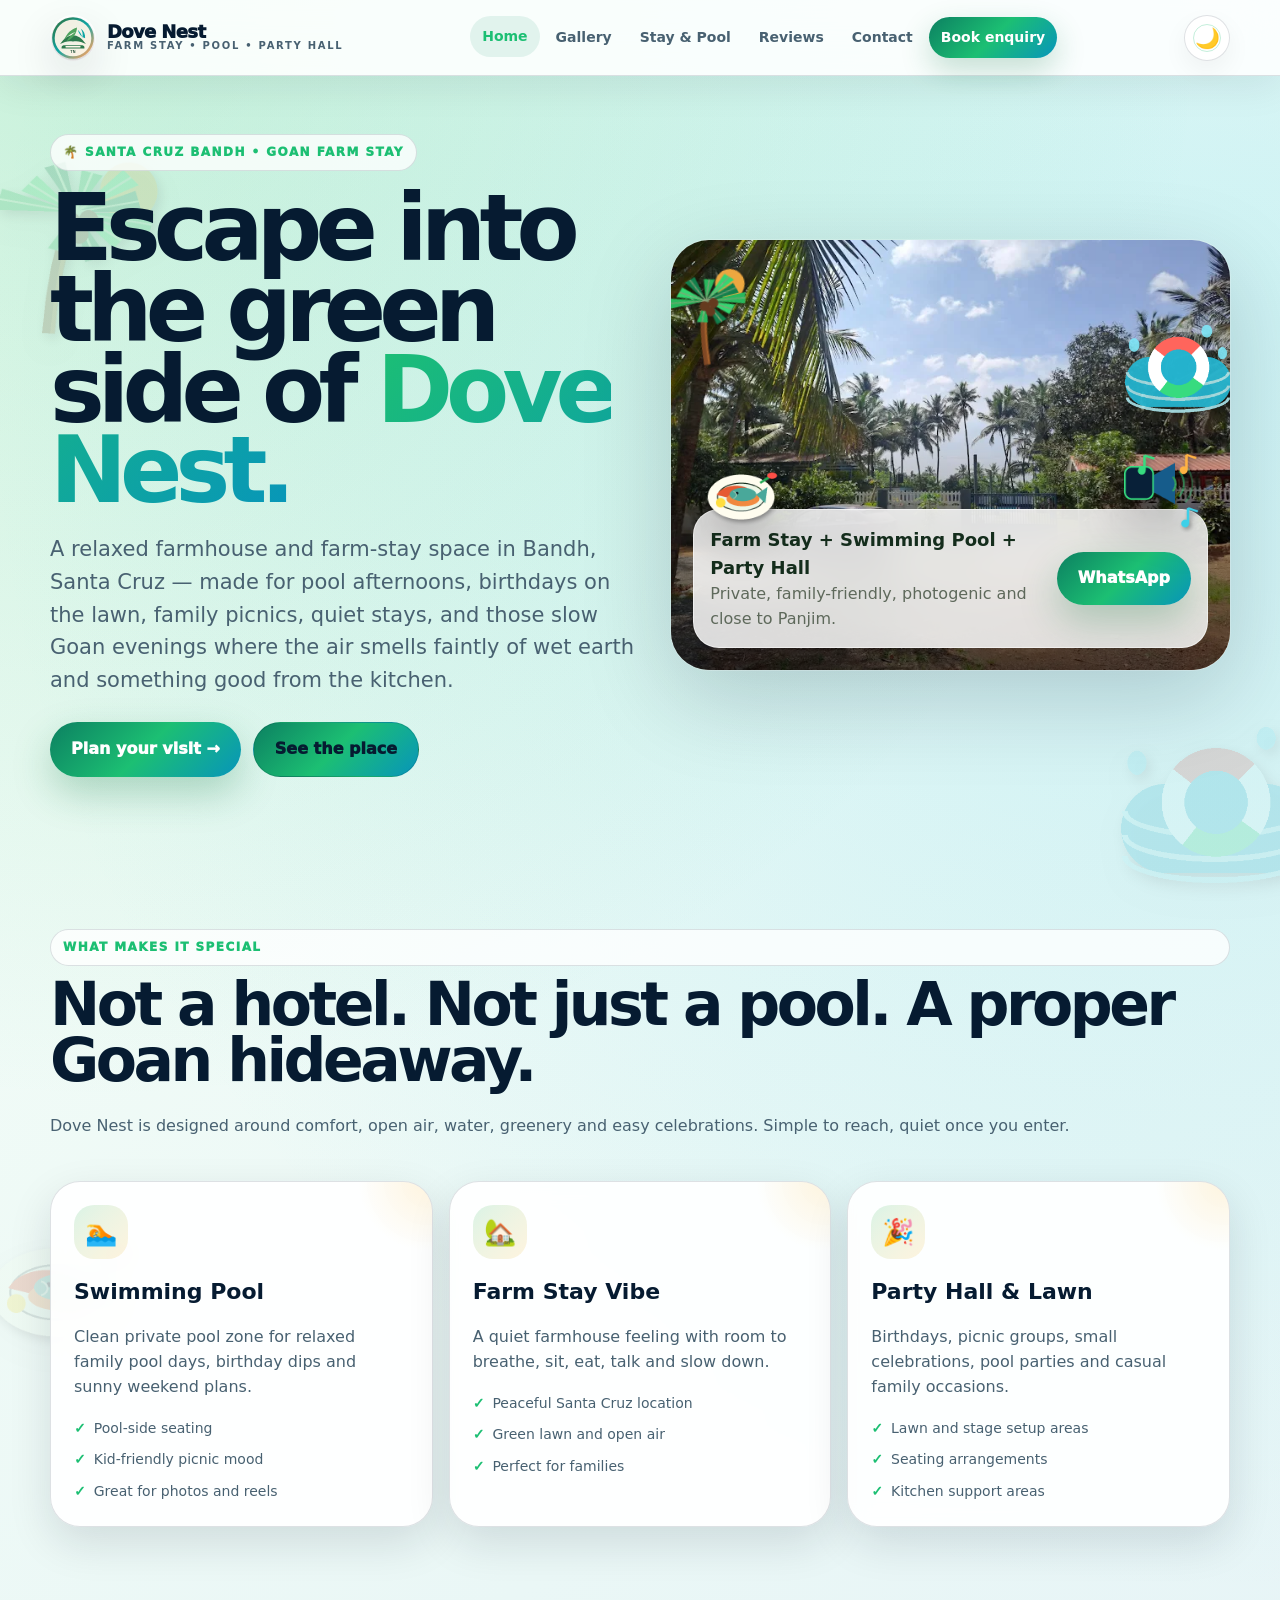
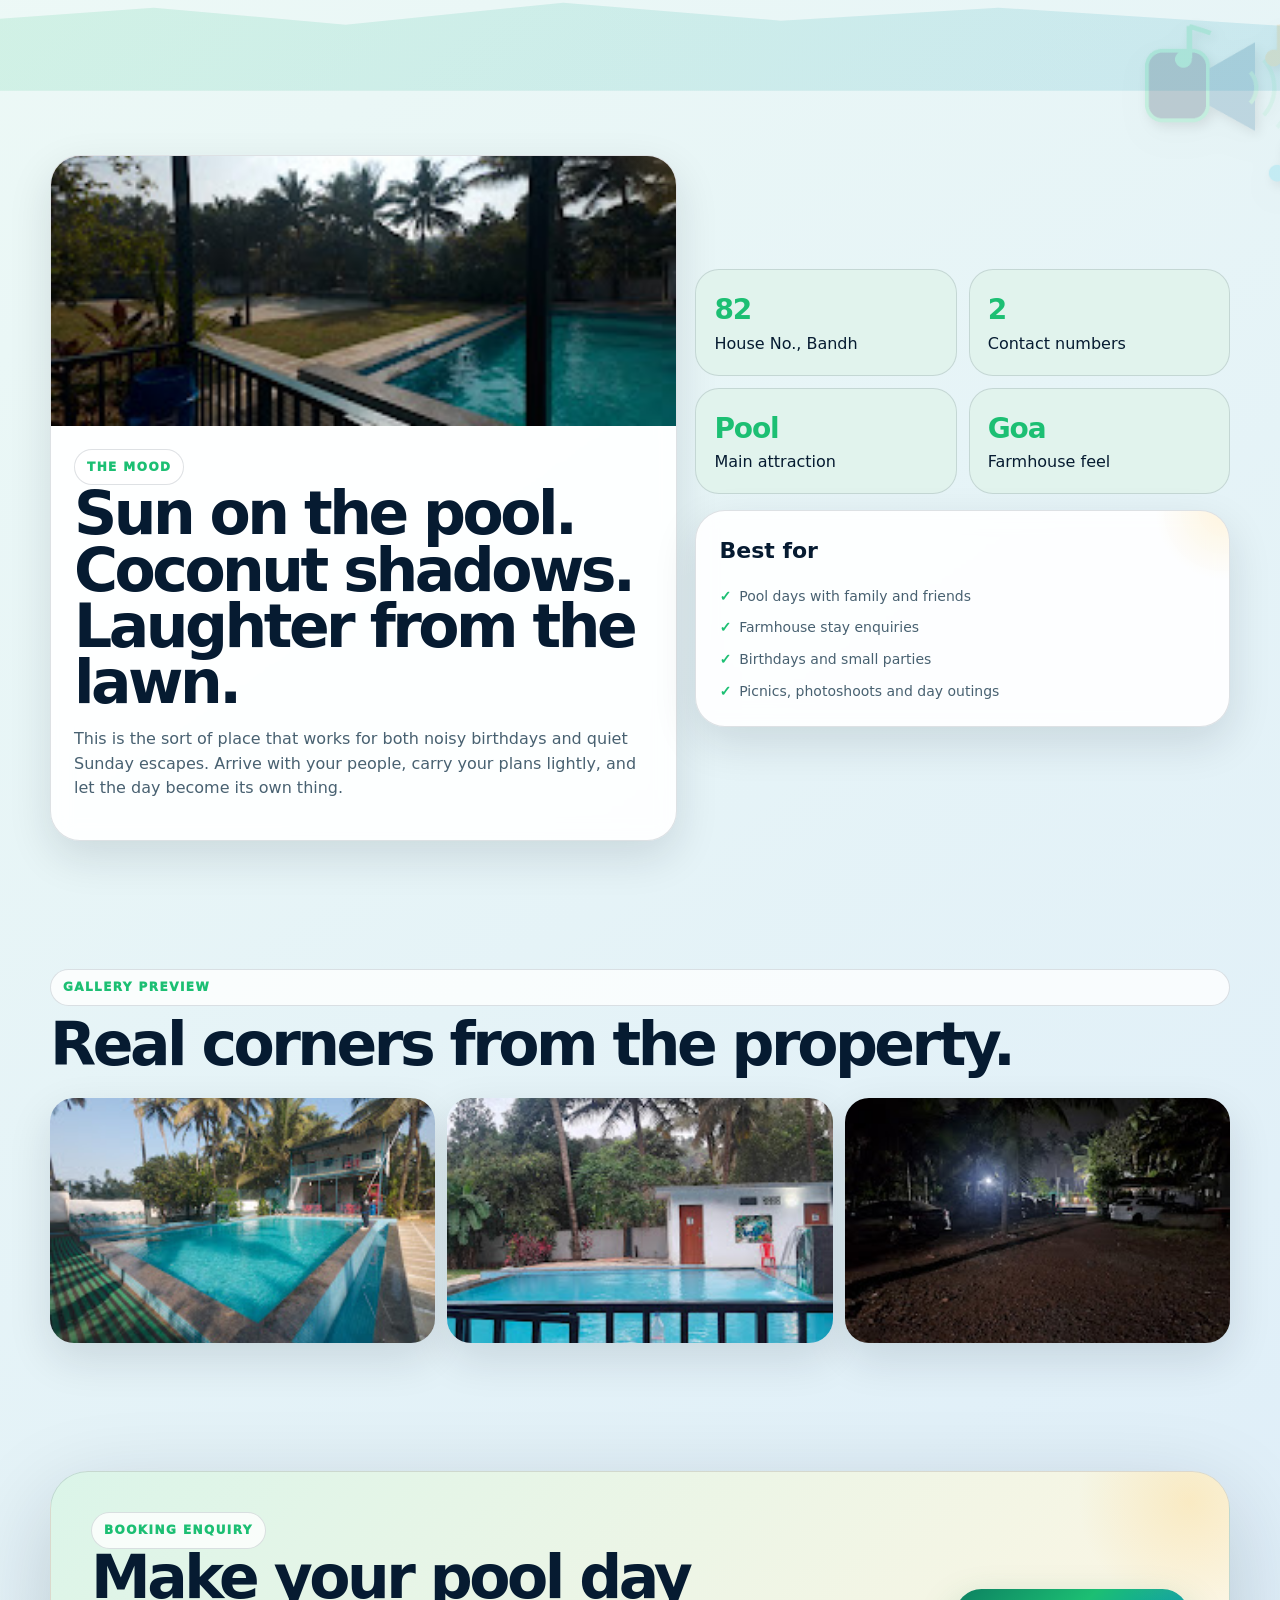
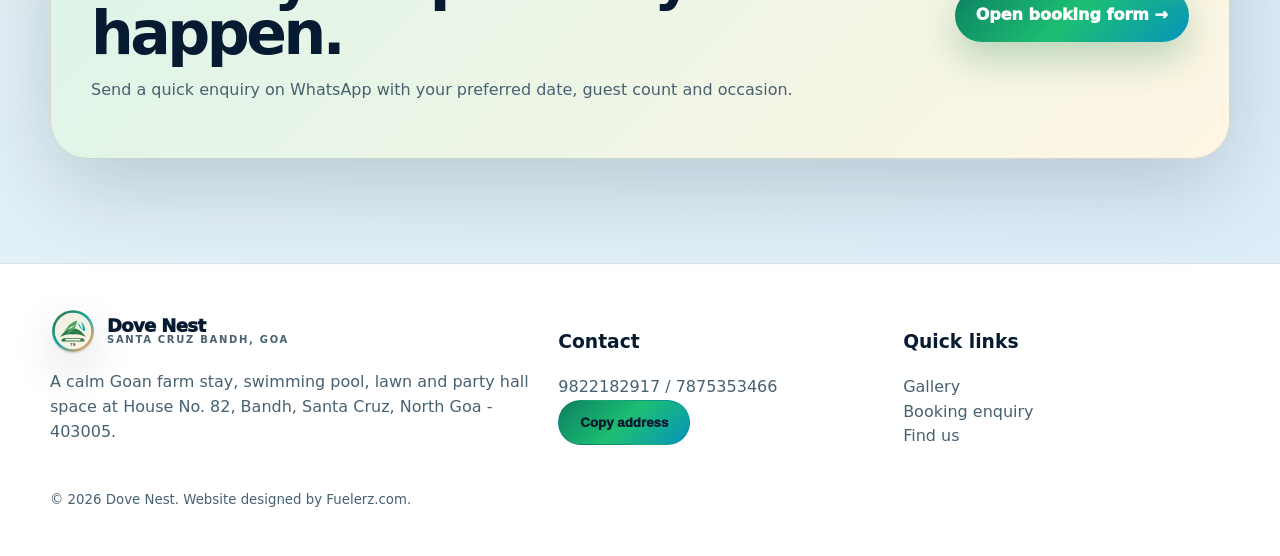
<file: index.html>
<!DOCTYPE html><html lang="en"><head><meta charset="UTF-8"><meta name="viewport" content="width=device-width, initial-scale=1.0"><title>Dove Nest Goa | Farm Stay, Swimming Pool & Party Hall in Santa Cruz Bandh</title><meta name="description" content="Dove Nest is a peaceful farmhouse, farm stay, private swimming pool and party hall destination at Bandh, Santa Cruz, Goa for family picnics, stays and celebrations."><meta name="keywords" content="Dove Nest Goa, Dove Nest Farm House, Dove Nest Farm Stay, Dove Nest swimming pool, Bandh St Cruz, Santa Cruz Goa farmhouse, pool venue Goa, party hall Goa, farmhouse stay near Panjim"><meta name="robots" content="index, follow"><meta name="theme-color" content="#147a45"><meta property="og:type" content="website"><meta property="og:title" content="Dove Nest Goa | Farm Stay, Swimming Pool & Party Hall in Santa Cruz Bandh"><meta property="og:description" content="Dove Nest is a peaceful farmhouse, farm stay, private swimming pool and party hall destination at Bandh, Santa Cruz, Goa for family picnics, stays and celebrations."><meta property="og:image" content="assets/front.png"><link rel="icon" type="image/png" href="assets/favicon.png"><link rel="apple-touch-icon" href="assets/logo.png"><link rel="stylesheet" href="frontend/css/style.css"></head><body><div class="page"><img class="bg-png bg-goa" src="assets/float-goan.png" alt=""><img class="bg-png bg-pool" src="assets/float-pool.png" alt=""><img class="bg-png bg-food" src="assets/float-food.png" alt=""><img class="bg-png bg-music" src="assets/float-music.png" alt=""><nav class="nav"><div class="container nav-inner"><a class="brand" href="index.html"><img src="assets/logo.svg" alt="Dove Nest logo"><span class="brand-text"><span>Dove Nest</span><small>Farm Stay • Pool • Party Hall</small></span></a><div class="desktop-menu"><a class="active" href="index.html">Home</a><a class="" href="frontend/gallery.html">Gallery</a><a class="" href="frontend/availability.html">Stay & Pool</a><a class="" href="frontend/feedback.html">Reviews</a><a class="" href="frontend/contact.html">Contact</a><a class="book-pill" href="frontend/booking.html">Book enquiry</a></div><div class="nav-actions"><button class="icon-btn theme-toggle" data-theme-toggle type="button" aria-label="Change theme">🌙</button><button class="icon-btn hamburger" data-menu-toggle type="button" aria-expanded="false" aria-label="Open menu"><span></span><span></span><span></span></button></div></div></nav><div class="mobile-menu"><a class="active" href="index.html"><span>Home</span><b>→</b></a><a class="" href="frontend/gallery.html"><span>Gallery</span><b>→</b></a><a class="" href="frontend/availability.html"><span>Stay & Pool</span><b>→</b></a><a class="" href="frontend/feedback.html"><span>Reviews</span><b>→</b></a><a class="" href="frontend/contact.html"><span>Contact</span><b>→</b></a><a class="book-pill" href="frontend/booking.html"><span>Book enquiry</span><b>↗</b></a></div><header class="hero"><div class="container hero-grid"><div class="reveal"><span class="eyebrow">🌴 Santa Cruz Bandh • Goan farm stay</span><h1>Escape into the green side of <span>Dove Nest.</span></h1><p class="lead">A relaxed farmhouse and farm-stay space in Bandh, Santa Cruz — made for pool afternoons, birthdays on the lawn, family picnics, quiet stays, and those slow Goan evenings where the air smells faintly of wet earth and something good from the kitchen.</p><div class="hero-actions"><a class="cta" href="frontend/booking.html">Plan your visit →</a><a class="cta ghost" href="frontend/gallery.html">See the place</a></div></div><div class="hero-card reveal delay-1"><img class="main-img" src="assets/front.png" alt="Dove Nest farmhouse front view"><img class="float-png float-goa" src="assets/float-goan.png" alt=""><img class="float-png float-pool" src="assets/float-pool.png" alt=""><img class="float-png float-food" src="assets/float-food.png" alt=""><img class="float-png float-music" src="assets/float-music.png" alt=""><div class="glass-panel"><div><strong>Farm Stay + Swimming Pool + Party Hall</strong><br><span>Private, family-friendly, photogenic and close to Panjim.</span></div><a class="cta" href="https://wa.me/919822182917?text=Hi%20Dove%20Nest%2C%20I%20want%20to%20enquire%20about%20a%20booking" target="_blank" rel="noopener">WhatsApp</a></div></div></div></header><section class="section"><div class="container"><div class="section-head reveal"><span class="eyebrow">What makes it special</span><h2>Not a hotel. Not just a pool. A proper Goan hideaway.</h2><p>Dove Nest is designed around comfort, open air, water, greenery and easy celebrations. Simple to reach, quiet once you enter.</p></div><div class="grid cards"><article class="card reveal"><div class="icon">🏊</div><h3>Swimming Pool</h3><p>Clean private pool zone for relaxed family pool days, birthday dips and sunny weekend plans.</p><ul class="feature-list"><li>Pool-side seating</li><li>Kid-friendly picnic mood</li><li>Great for photos and reels</li></ul></article><article class="card reveal delay-1"><div class="icon">🏡</div><h3>Farm Stay Vibe</h3><p>A quiet farmhouse feeling with room to breathe, sit, eat, talk and slow down.</p><ul class="feature-list"><li>Peaceful Santa Cruz location</li><li>Green lawn and open air</li><li>Perfect for families</li></ul></article><article class="card reveal delay-2"><div class="icon">🎉</div><h3>Party Hall & Lawn</h3><p>Birthdays, picnic groups, small celebrations, pool parties and casual family occasions.</p><ul class="feature-list"><li>Lawn and stage setup areas</li><li>Seating arrangements</li><li>Kitchen support areas</li></ul></article></div></div></section><div class="wave"></div><section class="section"><div class="container experience"><div class="big-card card reveal"><img src="assets/lawnandpool.jpg" alt="Lawn and swimming pool at Dove Nest"><div class="content"><span class="eyebrow">The mood</span><h2>Sun on the pool. Coconut shadows. Laughter from the lawn.</h2><p>This is the sort of place that works for both noisy birthdays and quiet Sunday escapes. Arrive with your people, carry your plans lightly, and let the day become its own thing.</p></div></div><div class="reveal delay-1"><div class="stats"><div class="stat"><strong>82</strong><span>House No., Bandh</span></div><div class="stat"><strong>2</strong><span>Contact numbers</span></div><div class="stat"><strong>Pool</strong><span>Main attraction</span></div><div class="stat"><strong>Goa</strong><span>Farmhouse feel</span></div></div><div class="card" style="margin-top:16px"><h3>Best for</h3><ul class="feature-list"><li>Pool days with family and friends</li><li>Farmhouse stay enquiries</li><li>Birthdays and small parties</li><li>Picnics, photoshoots and day outings</li></ul></div></div></div></section><section class="section"><div class="container"><div class="section-head reveal"><span class="eyebrow">Gallery preview</span><h2>Real corners from the property.</h2></div><div class="image-strip reveal delay-1"><img src="assets/poolview1.jpg" alt="Pool view at Dove Nest"><img src="assets/seatingviewpool.jpg" alt="Seating near the pool"><img src="assets/night.jpg" alt="Night view at Dove Nest"></div></div></section><section class="section"><div class="container"><div class="booking-band reveal"><div><span class="eyebrow">Booking enquiry</span><h2>Make your pool day happen.</h2><p>Send a quick enquiry on WhatsApp with your preferred date, guest count and occasion.</p></div><a class="cta" href="frontend/booking.html">Open booking form →</a></div></div></section><script type="application/ld+json">{"@context":"https://schema.org","@type":"LodgingBusiness","name":"Dove Nest","description":"Farm stay, farmhouse, party hall and swimming pool destination at Bandh, Santa Cruz, Goa.","address":{"@type":"PostalAddress","streetAddress":"House No. 82, Bandh","addressLocality":"Santa Cruz","addressRegion":"Goa","postalCode":"403005","addressCountry":"IN"},"telephone":["+919822182917","+917875353466"],"image":"assets/front.png"}</script><footer class="footer"><div class="container footer-grid"><div><a class="brand" href="index.html"><img src="assets/logo.svg" alt="Dove Nest logo"><span class="brand-text"><span>Dove Nest</span><small>Santa Cruz Bandh, Goa</small></span></a><p>A calm Goan farm stay, swimming pool, lawn and party hall space at House No. 82, Bandh, Santa Cruz, North Goa - 403005.</p></div><div><h3>Contact</h3><p><a href="tel:+919822182917">9822182917</a> / <a href="tel:+917875353466">7875353466</a><br><button class="cta ghost" data-copy="House No. 82, Bandh, Santa Cruz, North Goa - 403005" type="button">Copy address</button></p></div><div><h3>Quick links</h3><p><a href="frontend/gallery.html">Gallery</a><br><a href="frontend/booking.html">Booking enquiry</a><br><a href="frontend/contact.html">Find us</a></p></div></div><div class="container" style="margin-top:22px"><small>© 2026 Dove Nest. Website designed by <a href="https://fuelerz.com" target="_blank" rel="noopener">Fuelerz.com</a>.</small></div></footer><div class="toast" data-toast></div></div><script src="frontend/js/main.js"></script></body></html>
</file>
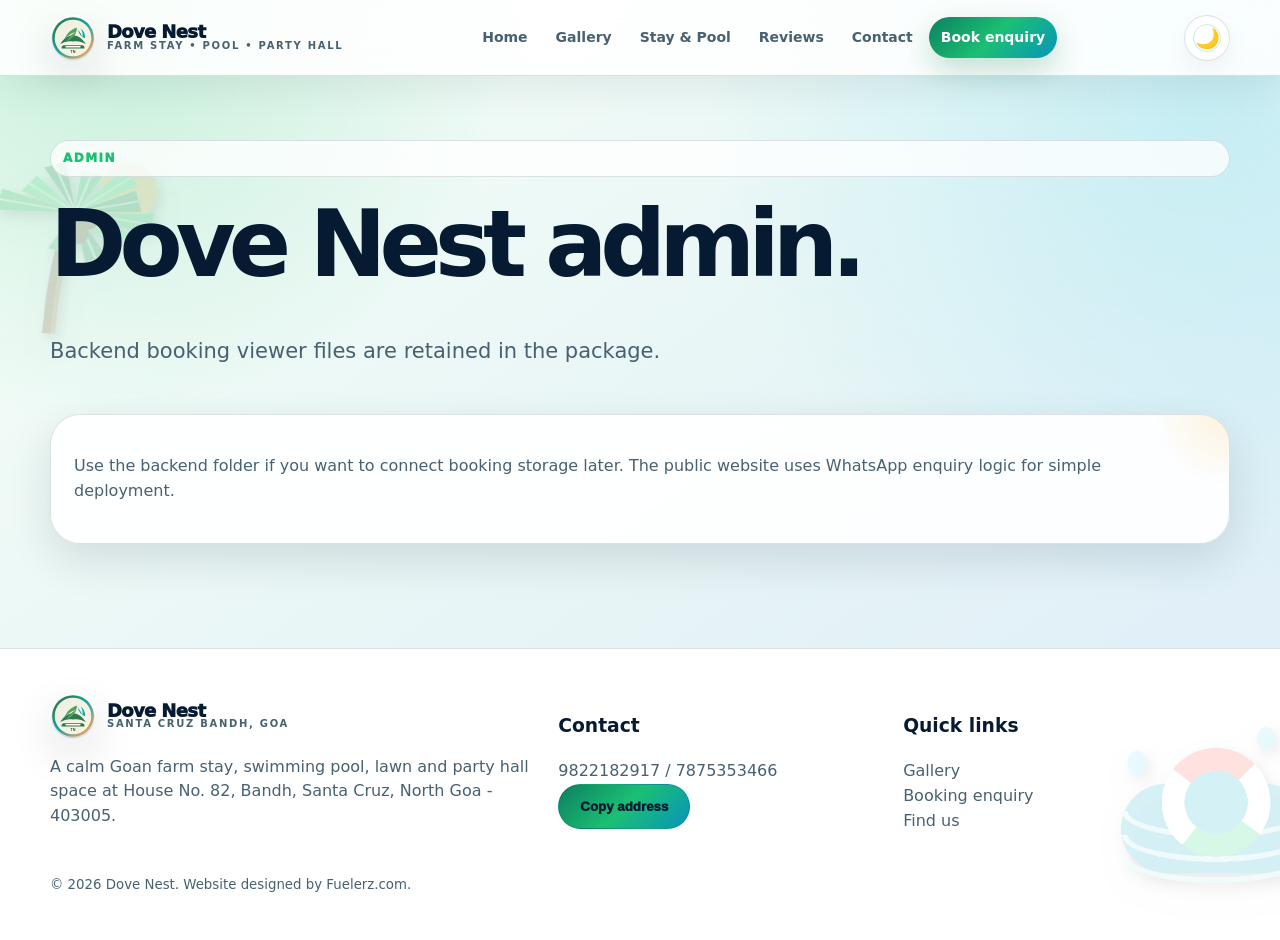
<file: frontend/admin.html>
<!DOCTYPE html><html lang="en"><head><meta charset="UTF-8"><meta name="viewport" content="width=device-width, initial-scale=1.0"><title>Dove Nest Admin</title><meta name="description" content="Private admin page for Dove Nest booking records."><meta name="keywords" content="Dove Nest Goa, Dove Nest Farm House, Dove Nest Farm Stay, Dove Nest swimming pool, Bandh St Cruz, Santa Cruz Goa farmhouse, pool venue Goa, party hall Goa, farmhouse stay near Panjim"><meta name="robots" content="index, follow"><meta name="theme-color" content="#147a45"><meta property="og:type" content="website"><meta property="og:title" content="Dove Nest Admin"><meta property="og:description" content="Private admin page for Dove Nest booking records."><meta property="og:image" content="../assets/front.png"><link rel="icon" type="image/png" href="../assets/favicon.png"><link rel="apple-touch-icon" href="../assets/logo.png"><link rel="stylesheet" href="../frontend/css/style.css"></head><body><div class="page"><img class="bg-png bg-goa" src="../assets/float-goan.png" alt=""><img class="bg-png bg-pool" src="../assets/float-pool.png" alt=""><img class="bg-png bg-food" src="../assets/float-food.png" alt=""><img class="bg-png bg-music" src="../assets/float-music.png" alt=""><nav class="nav"><div class="container nav-inner"><a class="brand" href="../index.html"><img src="../assets/logo.svg" alt="Dove Nest logo"><span class="brand-text"><span>Dove Nest</span><small>Farm Stay • Pool • Party Hall</small></span></a><div class="desktop-menu"><a class="" href="../index.html">Home</a><a class="" href="gallery.html">Gallery</a><a class="" href="availability.html">Stay & Pool</a><a class="" href="feedback.html">Reviews</a><a class="" href="contact.html">Contact</a><a class="book-pill" href="booking.html">Book enquiry</a></div><div class="nav-actions"><button class="icon-btn theme-toggle" data-theme-toggle type="button" aria-label="Change theme">🌙</button><button class="icon-btn hamburger" data-menu-toggle type="button" aria-expanded="false" aria-label="Open menu"><span></span><span></span><span></span></button></div></div></nav><div class="mobile-menu"><a class="" href="../index.html"><span>Home</span><b>→</b></a><a class="" href="gallery.html"><span>Gallery</span><b>→</b></a><a class="" href="availability.html"><span>Stay & Pool</span><b>→</b></a><a class="" href="feedback.html"><span>Reviews</span><b>→</b></a><a class="" href="contact.html"><span>Contact</span><b>→</b></a><a class="book-pill" href="booking.html"><span>Book enquiry</span><b>↗</b></a></div><section class="section"><div class="container"><div class="section-head"><span class="eyebrow">Admin</span><h1>Dove Nest admin.</h1><p class="lead">Backend booking viewer files are retained in the package.</p></div><div class="card"><p>Use the backend folder if you want to connect booking storage later. The public website uses WhatsApp enquiry logic for simple deployment.</p></div></div></section><footer class="footer"><div class="container footer-grid"><div><a class="brand" href="../index.html"><img src="../assets/logo.svg" alt="Dove Nest logo"><span class="brand-text"><span>Dove Nest</span><small>Santa Cruz Bandh, Goa</small></span></a><p>A calm Goan farm stay, swimming pool, lawn and party hall space at House No. 82, Bandh, Santa Cruz, North Goa - 403005.</p></div><div><h3>Contact</h3><p><a href="tel:+919822182917">9822182917</a> / <a href="tel:+917875353466">7875353466</a><br><button class="cta ghost" data-copy="House No. 82, Bandh, Santa Cruz, North Goa - 403005" type="button">Copy address</button></p></div><div><h3>Quick links</h3><p><a href="gallery.html">Gallery</a><br><a href="booking.html">Booking enquiry</a><br><a href="contact.html">Find us</a></p></div></div><div class="container" style="margin-top:22px"><small>© 2026 Dove Nest. Website designed by <a href="https://fuelerz.com" target="_blank" rel="noopener">Fuelerz.com</a>.</small></div></footer><div class="toast" data-toast></div></div><script src="../frontend/js/main.js"></script></body></html>
</file>
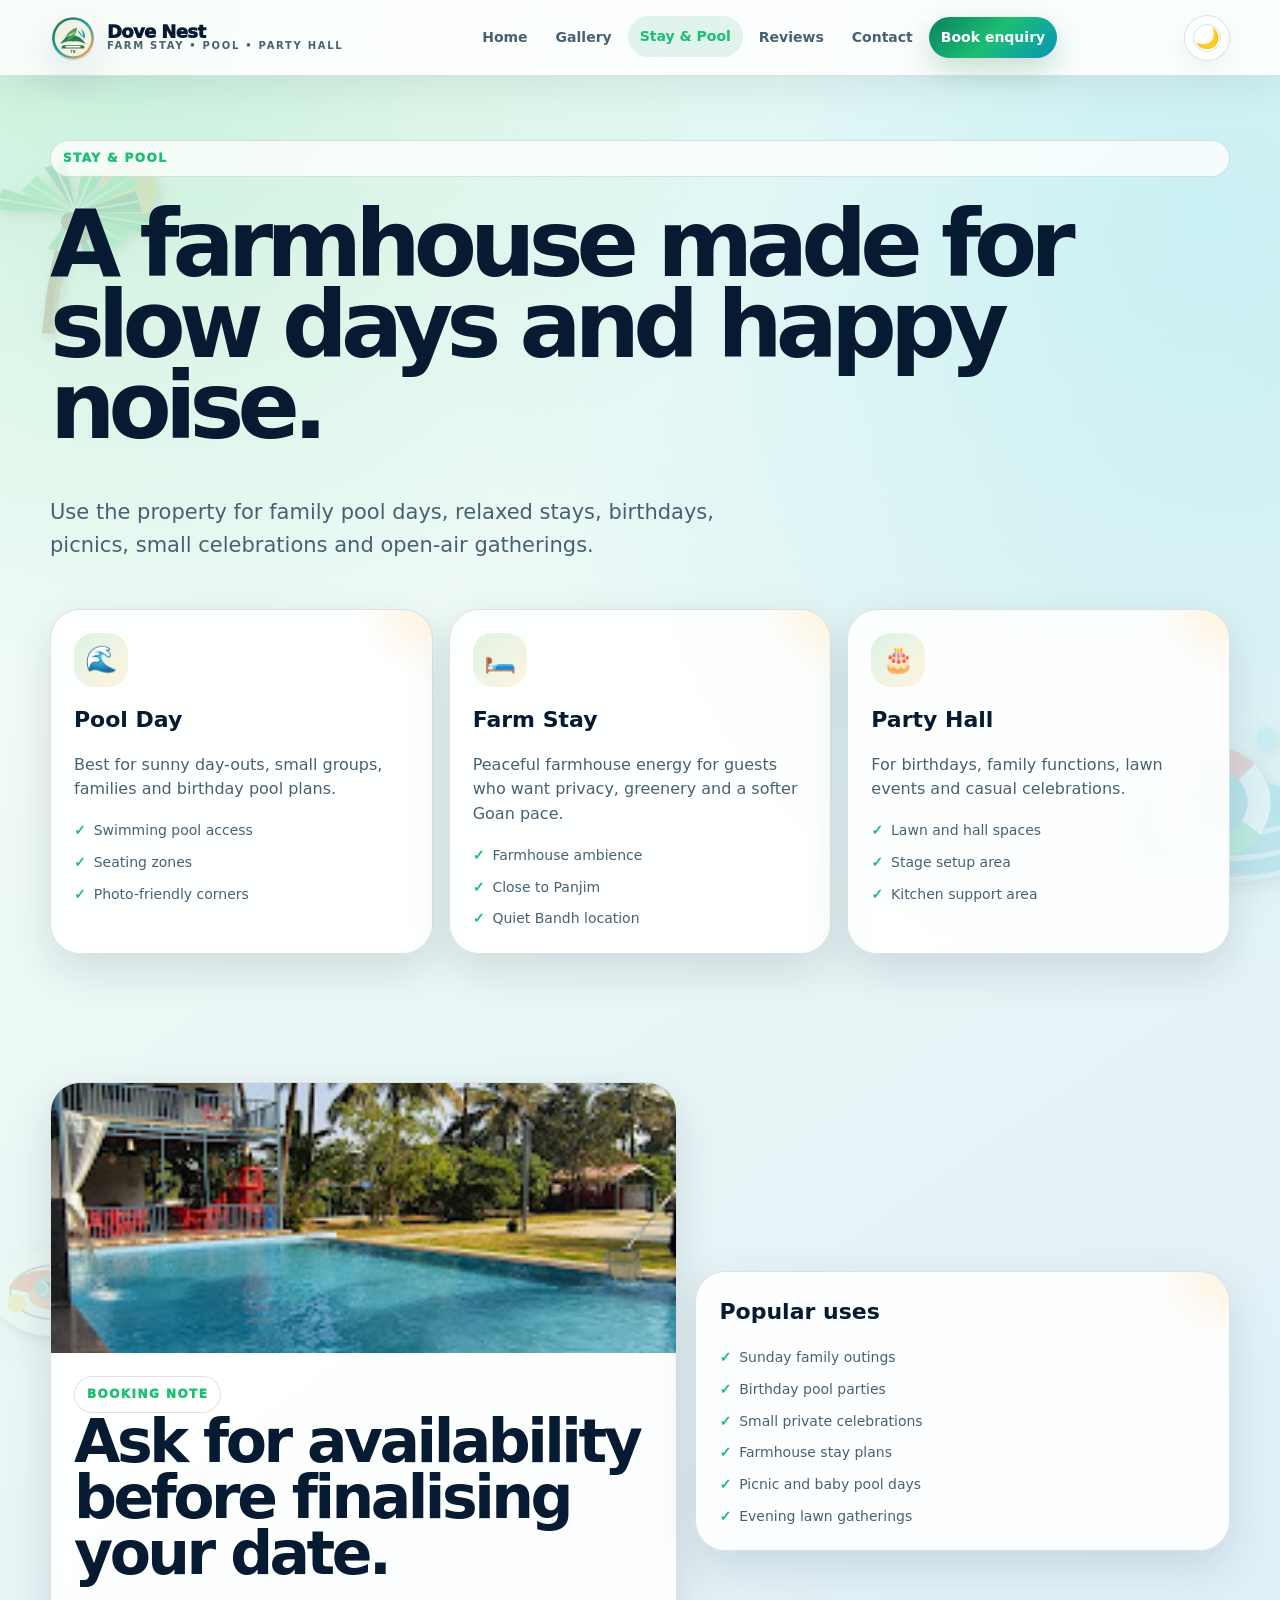
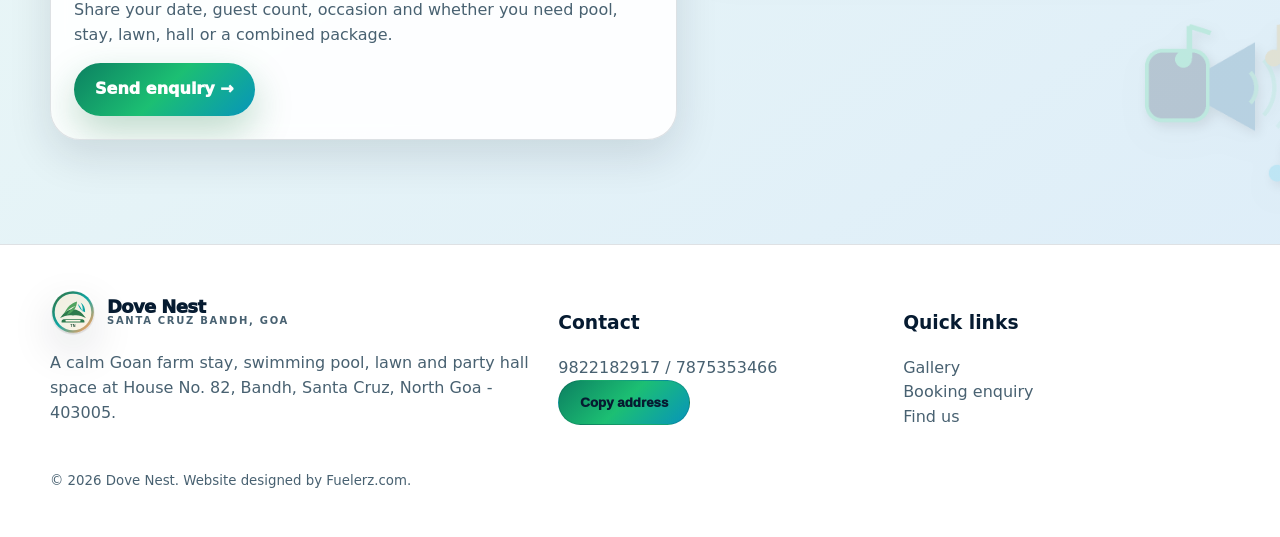
<file: frontend/availability.html>
<!DOCTYPE html><html lang="en"><head><meta charset="UTF-8"><meta name="viewport" content="width=device-width, initial-scale=1.0"><title>Dove Nest Stay & Pool | Farm Stay and Swimming Pool in Santa Cruz</title><meta name="description" content="Explore Dove Nest farm stay, swimming pool, lawn and party hall options for day outings, stays and private celebrations in Santa Cruz Bandh, Goa."><meta name="keywords" content="Dove Nest Goa, Dove Nest Farm House, Dove Nest Farm Stay, Dove Nest swimming pool, Bandh St Cruz, Santa Cruz Goa farmhouse, pool venue Goa, party hall Goa, farmhouse stay near Panjim"><meta name="robots" content="index, follow"><meta name="theme-color" content="#147a45"><meta property="og:type" content="website"><meta property="og:title" content="Dove Nest Stay & Pool | Farm Stay and Swimming Pool in Santa Cruz"><meta property="og:description" content="Explore Dove Nest farm stay, swimming pool, lawn and party hall options for day outings, stays and private celebrations in Santa Cruz Bandh, Goa."><meta property="og:image" content="../assets/front.png"><link rel="icon" type="image/png" href="../assets/favicon.png"><link rel="apple-touch-icon" href="../assets/logo.png"><link rel="stylesheet" href="../frontend/css/style.css"></head><body><div class="page"><img class="bg-png bg-goa" src="../assets/float-goan.png" alt=""><img class="bg-png bg-pool" src="../assets/float-pool.png" alt=""><img class="bg-png bg-food" src="../assets/float-food.png" alt=""><img class="bg-png bg-music" src="../assets/float-music.png" alt=""><nav class="nav"><div class="container nav-inner"><a class="brand" href="../index.html"><img src="../assets/logo.svg" alt="Dove Nest logo"><span class="brand-text"><span>Dove Nest</span><small>Farm Stay • Pool • Party Hall</small></span></a><div class="desktop-menu"><a class="" href="../index.html">Home</a><a class="" href="gallery.html">Gallery</a><a class="active" href="availability.html">Stay & Pool</a><a class="" href="feedback.html">Reviews</a><a class="" href="contact.html">Contact</a><a class="book-pill" href="booking.html">Book enquiry</a></div><div class="nav-actions"><button class="icon-btn theme-toggle" data-theme-toggle type="button" aria-label="Change theme">🌙</button><button class="icon-btn hamburger" data-menu-toggle type="button" aria-expanded="false" aria-label="Open menu"><span></span><span></span><span></span></button></div></div></nav><div class="mobile-menu"><a class="" href="../index.html"><span>Home</span><b>→</b></a><a class="" href="gallery.html"><span>Gallery</span><b>→</b></a><a class="active" href="availability.html"><span>Stay & Pool</span><b>→</b></a><a class="" href="feedback.html"><span>Reviews</span><b>→</b></a><a class="" href="contact.html"><span>Contact</span><b>→</b></a><a class="book-pill" href="booking.html"><span>Book enquiry</span><b>↗</b></a></div><section class="section"><div class="container"><div class="section-head reveal"><span class="eyebrow">Stay & Pool</span><h1>A farmhouse made for slow days and happy noise.</h1><p class="lead">Use the property for family pool days, relaxed stays, birthdays, picnics, small celebrations and open-air gatherings.</p></div><div class="grid cards"><article class="card reveal"><div class="icon">🌊</div><h3>Pool Day</h3><p>Best for sunny day-outs, small groups, families and birthday pool plans.</p><ul class="feature-list"><li>Swimming pool access</li><li>Seating zones</li><li>Photo-friendly corners</li></ul></article><article class="card reveal delay-1"><div class="icon">🛏️</div><h3>Farm Stay</h3><p>Peaceful farmhouse energy for guests who want privacy, greenery and a softer Goan pace.</p><ul class="feature-list"><li>Farmhouse ambience</li><li>Close to Panjim</li><li>Quiet Bandh location</li></ul></article><article class="card reveal delay-2"><div class="icon">🎂</div><h3>Party Hall</h3><p>For birthdays, family functions, lawn events and casual celebrations.</p><ul class="feature-list"><li>Lawn and hall spaces</li><li>Stage setup area</li><li>Kitchen support area</li></ul></article></div></div></section><section class="section"><div class="container experience"><div class="big-card card reveal"><img src="../assets/swimminpool.jpg" alt="Dove Nest swimming pool"><div class="content"><span class="eyebrow">Booking note</span><h2>Ask for availability before finalising your date.</h2><p>Share your date, guest count, occasion and whether you need pool, stay, lawn, hall or a combined package.</p><a class="cta" href="booking.html">Send enquiry →</a></div></div><div class="card reveal delay-1"><h3>Popular uses</h3><ul class="feature-list"><li>Sunday family outings</li><li>Birthday pool parties</li><li>Small private celebrations</li><li>Farmhouse stay plans</li><li>Picnic and baby pool days</li><li>Evening lawn gatherings</li></ul></div></div></section><footer class="footer"><div class="container footer-grid"><div><a class="brand" href="../index.html"><img src="../assets/logo.svg" alt="Dove Nest logo"><span class="brand-text"><span>Dove Nest</span><small>Santa Cruz Bandh, Goa</small></span></a><p>A calm Goan farm stay, swimming pool, lawn and party hall space at House No. 82, Bandh, Santa Cruz, North Goa - 403005.</p></div><div><h3>Contact</h3><p><a href="tel:+919822182917">9822182917</a> / <a href="tel:+917875353466">7875353466</a><br><button class="cta ghost" data-copy="House No. 82, Bandh, Santa Cruz, North Goa - 403005" type="button">Copy address</button></p></div><div><h3>Quick links</h3><p><a href="gallery.html">Gallery</a><br><a href="booking.html">Booking enquiry</a><br><a href="contact.html">Find us</a></p></div></div><div class="container" style="margin-top:22px"><small>© 2026 Dove Nest. Website designed by <a href="https://fuelerz.com" target="_blank" rel="noopener">Fuelerz.com</a>.</small></div></footer><div class="toast" data-toast></div></div><script src="../frontend/js/main.js"></script></body></html>
</file>
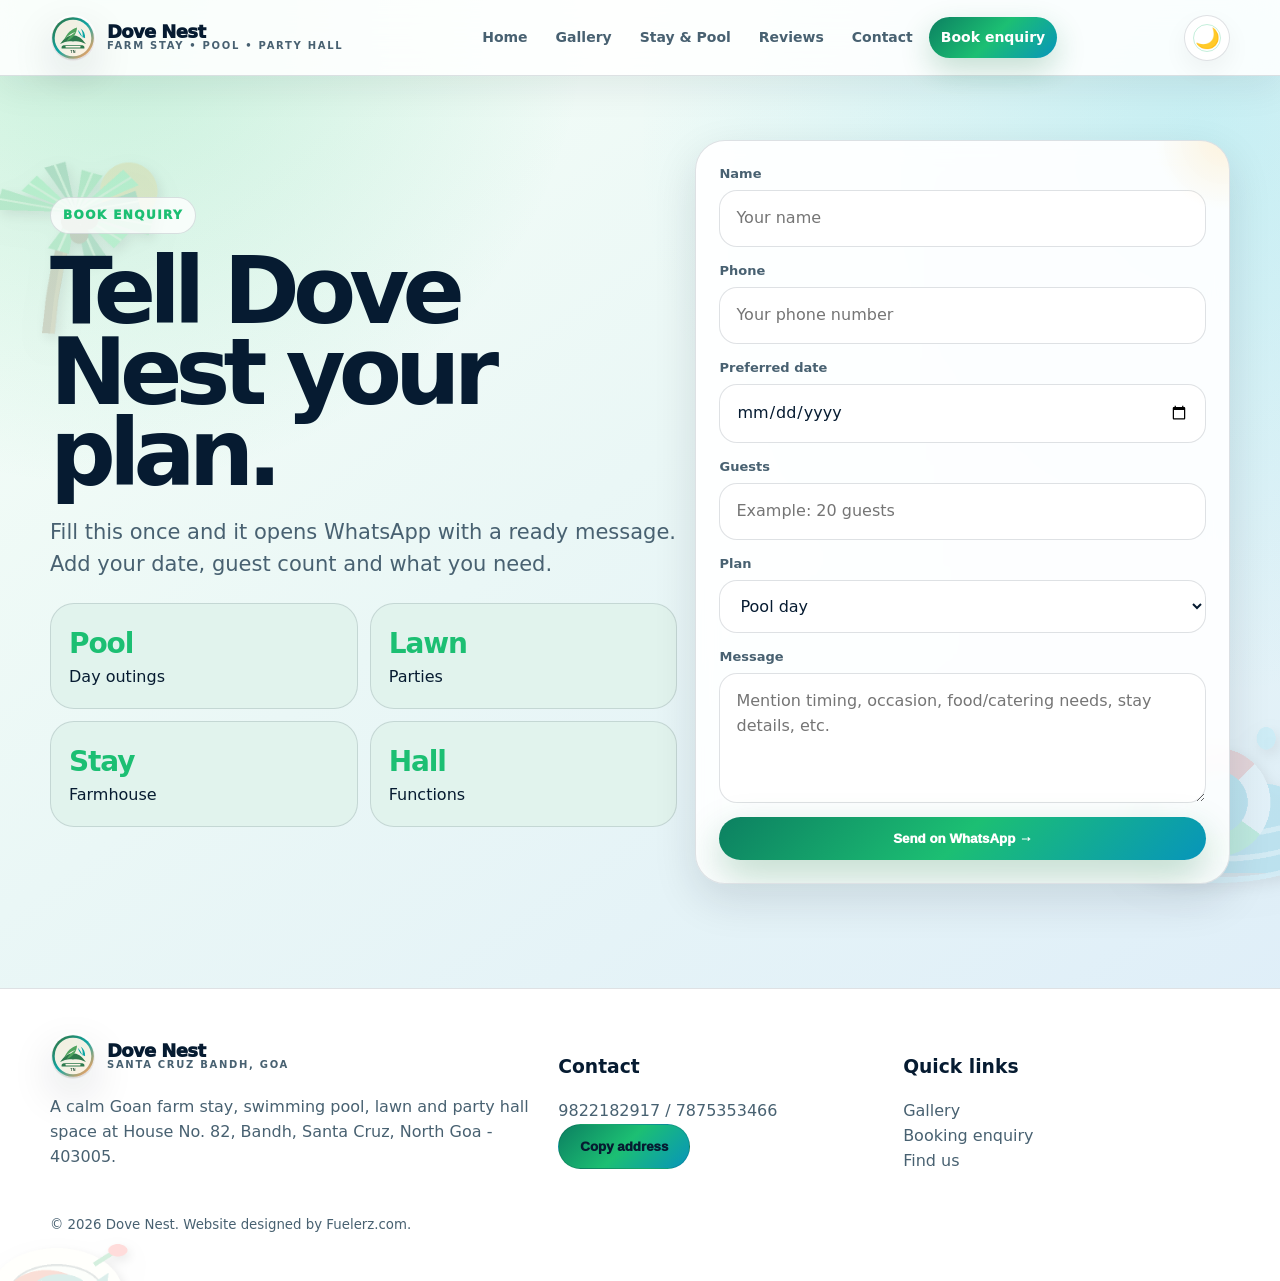
<file: frontend/booking.html>
<!DOCTYPE html><html lang="en"><head><meta charset="UTF-8"><meta name="viewport" content="width=device-width, initial-scale=1.0"><title>Book Dove Nest | WhatsApp Enquiry for Farm Stay, Pool & Party Hall</title><meta name="description" content="Send a booking enquiry for Dove Nest farm stay, swimming pool, lawn or party hall in Bandh, Santa Cruz, Goa."><meta name="keywords" content="Dove Nest Goa, Dove Nest Farm House, Dove Nest Farm Stay, Dove Nest swimming pool, Bandh St Cruz, Santa Cruz Goa farmhouse, pool venue Goa, party hall Goa, farmhouse stay near Panjim"><meta name="robots" content="index, follow"><meta name="theme-color" content="#147a45"><meta property="og:type" content="website"><meta property="og:title" content="Book Dove Nest | WhatsApp Enquiry for Farm Stay, Pool & Party Hall"><meta property="og:description" content="Send a booking enquiry for Dove Nest farm stay, swimming pool, lawn or party hall in Bandh, Santa Cruz, Goa."><meta property="og:image" content="../assets/front.png"><link rel="icon" type="image/png" href="../assets/favicon.png"><link rel="apple-touch-icon" href="../assets/logo.png"><link rel="stylesheet" href="../frontend/css/style.css"></head><body><div class="page"><img class="bg-png bg-goa" src="../assets/float-goan.png" alt=""><img class="bg-png bg-pool" src="../assets/float-pool.png" alt=""><img class="bg-png bg-food" src="../assets/float-food.png" alt=""><img class="bg-png bg-music" src="../assets/float-music.png" alt=""><nav class="nav"><div class="container nav-inner"><a class="brand" href="../index.html"><img src="../assets/logo.svg" alt="Dove Nest logo"><span class="brand-text"><span>Dove Nest</span><small>Farm Stay • Pool • Party Hall</small></span></a><div class="desktop-menu"><a class="" href="../index.html">Home</a><a class="" href="gallery.html">Gallery</a><a class="" href="availability.html">Stay & Pool</a><a class="" href="feedback.html">Reviews</a><a class="" href="contact.html">Contact</a><a class="book-pill" href="booking.html">Book enquiry</a></div><div class="nav-actions"><button class="icon-btn theme-toggle" data-theme-toggle type="button" aria-label="Change theme">🌙</button><button class="icon-btn hamburger" data-menu-toggle type="button" aria-expanded="false" aria-label="Open menu"><span></span><span></span><span></span></button></div></div></nav><div class="mobile-menu"><a class="" href="../index.html"><span>Home</span><b>→</b></a><a class="" href="gallery.html"><span>Gallery</span><b>→</b></a><a class="" href="availability.html"><span>Stay & Pool</span><b>→</b></a><a class="" href="feedback.html"><span>Reviews</span><b>→</b></a><a class="" href="contact.html"><span>Contact</span><b>→</b></a><a class="book-pill" href="booking.html"><span>Book enquiry</span><b>↗</b></a></div><section class="section"><div class="container experience"><div class="reveal"><span class="eyebrow">Book enquiry</span><h1>Tell Dove Nest your plan.</h1><p class="lead">Fill this once and it opens WhatsApp with a ready message. Add your date, guest count and what you need.</p><div class="stats" style="margin-top:22px"><div class="stat"><strong>Pool</strong><span>Day outings</span></div><div class="stat"><strong>Lawn</strong><span>Parties</span></div><div class="stat"><strong>Stay</strong><span>Farmhouse</span></div><div class="stat"><strong>Hall</strong><span>Functions</span></div></div></div><div class="card reveal delay-1"><form class="form" data-booking-form><div class="field"><label>Name</label><input name="name" required placeholder="Your name"></div><div class="field"><label>Phone</label><input name="phone" required placeholder="Your phone number"></div><div class="field"><label>Preferred date</label><input name="date" type="date"></div><div class="field"><label>Guests</label><input name="guests" placeholder="Example: 20 guests"></div><div class="field"><label>Plan</label><select name="plan"><option>Pool day</option><option>Farm stay</option><option>Birthday / party hall</option><option>Lawn event</option><option>Full farmhouse enquiry</option></select></div><div class="field"><label>Message</label><textarea name="message" placeholder="Mention timing, occasion, food/catering needs, stay details, etc."></textarea></div><button class="cta" type="submit">Send on WhatsApp →</button></form></div></div></section><footer class="footer"><div class="container footer-grid"><div><a class="brand" href="../index.html"><img src="../assets/logo.svg" alt="Dove Nest logo"><span class="brand-text"><span>Dove Nest</span><small>Santa Cruz Bandh, Goa</small></span></a><p>A calm Goan farm stay, swimming pool, lawn and party hall space at House No. 82, Bandh, Santa Cruz, North Goa - 403005.</p></div><div><h3>Contact</h3><p><a href="tel:+919822182917">9822182917</a> / <a href="tel:+917875353466">7875353466</a><br><button class="cta ghost" data-copy="House No. 82, Bandh, Santa Cruz, North Goa - 403005" type="button">Copy address</button></p></div><div><h3>Quick links</h3><p><a href="gallery.html">Gallery</a><br><a href="booking.html">Booking enquiry</a><br><a href="contact.html">Find us</a></p></div></div><div class="container" style="margin-top:22px"><small>© 2026 Dove Nest. Website designed by <a href="https://fuelerz.com" target="_blank" rel="noopener">Fuelerz.com</a>.</small></div></footer><div class="toast" data-toast></div></div><script src="../frontend/js/main.js"></script></body></html>
</file>
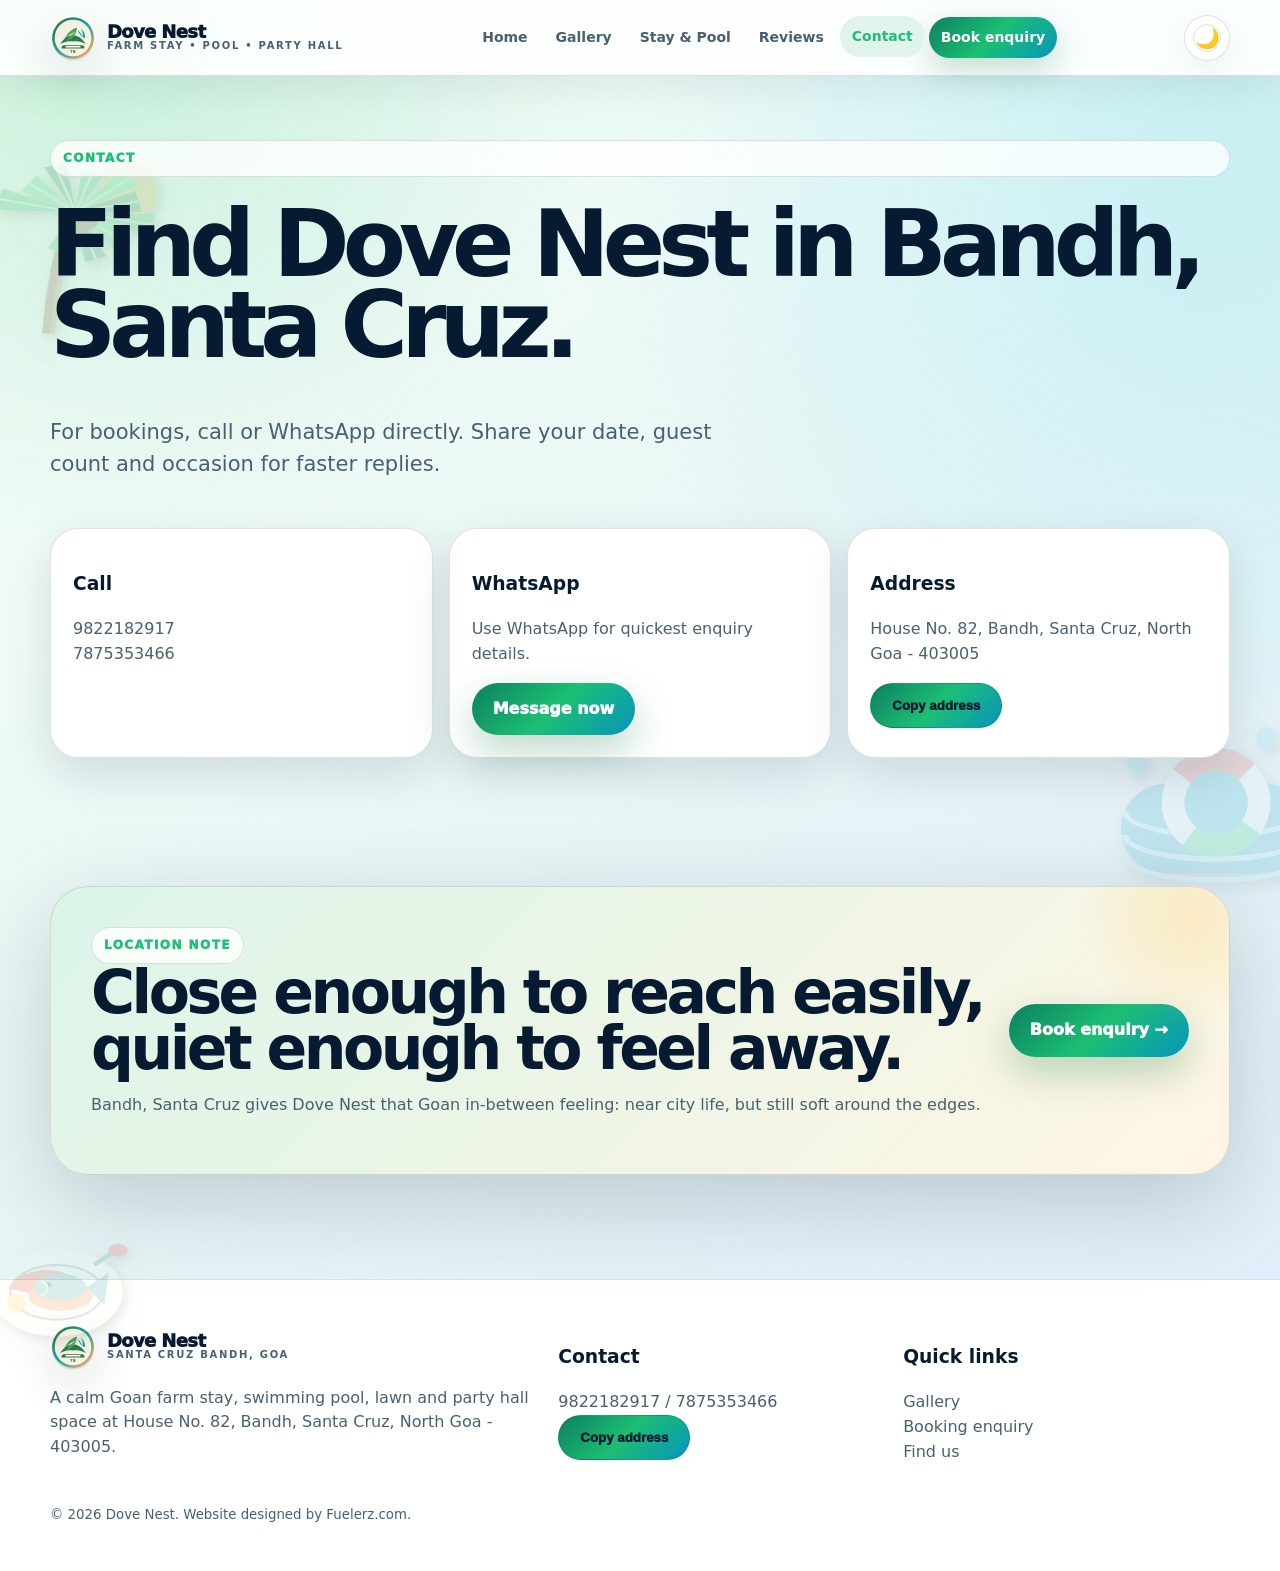
<file: frontend/contact.html>
<!DOCTYPE html><html lang="en"><head><meta charset="UTF-8"><meta name="viewport" content="width=device-width, initial-scale=1.0"><title>Contact Dove Nest Goa | Bandh Santa Cruz Farmhouse Location</title><meta name="description" content="Contact Dove Nest at House No. 82, Bandh, Santa Cruz, North Goa for pool, farm stay and party hall enquiries."><meta name="keywords" content="Dove Nest Goa, Dove Nest Farm House, Dove Nest Farm Stay, Dove Nest swimming pool, Bandh St Cruz, Santa Cruz Goa farmhouse, pool venue Goa, party hall Goa, farmhouse stay near Panjim"><meta name="robots" content="index, follow"><meta name="theme-color" content="#147a45"><meta property="og:type" content="website"><meta property="og:title" content="Contact Dove Nest Goa | Bandh Santa Cruz Farmhouse Location"><meta property="og:description" content="Contact Dove Nest at House No. 82, Bandh, Santa Cruz, North Goa for pool, farm stay and party hall enquiries."><meta property="og:image" content="../assets/front.png"><link rel="icon" type="image/png" href="../assets/favicon.png"><link rel="apple-touch-icon" href="../assets/logo.png"><link rel="stylesheet" href="../frontend/css/style.css"></head><body><div class="page"><img class="bg-png bg-goa" src="../assets/float-goan.png" alt=""><img class="bg-png bg-pool" src="../assets/float-pool.png" alt=""><img class="bg-png bg-food" src="../assets/float-food.png" alt=""><img class="bg-png bg-music" src="../assets/float-music.png" alt=""><nav class="nav"><div class="container nav-inner"><a class="brand" href="../index.html"><img src="../assets/logo.svg" alt="Dove Nest logo"><span class="brand-text"><span>Dove Nest</span><small>Farm Stay • Pool • Party Hall</small></span></a><div class="desktop-menu"><a class="" href="../index.html">Home</a><a class="" href="gallery.html">Gallery</a><a class="" href="availability.html">Stay & Pool</a><a class="" href="feedback.html">Reviews</a><a class="active" href="contact.html">Contact</a><a class="book-pill" href="booking.html">Book enquiry</a></div><div class="nav-actions"><button class="icon-btn theme-toggle" data-theme-toggle type="button" aria-label="Change theme">🌙</button><button class="icon-btn hamburger" data-menu-toggle type="button" aria-expanded="false" aria-label="Open menu"><span></span><span></span><span></span></button></div></div></nav><div class="mobile-menu"><a class="" href="../index.html"><span>Home</span><b>→</b></a><a class="" href="gallery.html"><span>Gallery</span><b>→</b></a><a class="" href="availability.html"><span>Stay & Pool</span><b>→</b></a><a class="" href="feedback.html"><span>Reviews</span><b>→</b></a><a class="active" href="contact.html"><span>Contact</span><b>→</b></a><a class="book-pill" href="booking.html"><span>Book enquiry</span><b>↗</b></a></div><section class="section"><div class="container"><div class="section-head reveal"><span class="eyebrow">Contact</span><h1>Find Dove Nest in Bandh, Santa Cruz.</h1><p class="lead">For bookings, call or WhatsApp directly. Share your date, guest count and occasion for faster replies.</p></div><div class="contact-grid"><article class="contact-card reveal"><h3>Call</h3><p><a href="tel:+919822182917">9822182917</a><br><a href="tel:+917875353466">7875353466</a></p></article><article class="contact-card reveal delay-1"><h3>WhatsApp</h3><p>Use WhatsApp for quickest enquiry details.</p><a class="cta" href="https://wa.me/919822182917?text=Hi%20Dove%20Nest%2C%20I%20want%20to%20enquire%20about%20a%20booking" target="_blank" rel="noopener">Message now</a></article><article class="contact-card reveal delay-2"><h3>Address</h3><p>House No. 82, Bandh, Santa Cruz, North Goa - 403005</p><button class="cta ghost" data-copy="House No. 82, Bandh, Santa Cruz, North Goa - 403005" type="button">Copy address</button></article></div></div></section><section class="section"><div class="container"><div class="booking-band reveal"><div><span class="eyebrow">Location note</span><h2>Close enough to reach easily, quiet enough to feel away.</h2><p>Bandh, Santa Cruz gives Dove Nest that Goan in-between feeling: near city life, but still soft around the edges.</p></div><a class="cta" href="booking.html">Book enquiry →</a></div></div></section><footer class="footer"><div class="container footer-grid"><div><a class="brand" href="../index.html"><img src="../assets/logo.svg" alt="Dove Nest logo"><span class="brand-text"><span>Dove Nest</span><small>Santa Cruz Bandh, Goa</small></span></a><p>A calm Goan farm stay, swimming pool, lawn and party hall space at House No. 82, Bandh, Santa Cruz, North Goa - 403005.</p></div><div><h3>Contact</h3><p><a href="tel:+919822182917">9822182917</a> / <a href="tel:+917875353466">7875353466</a><br><button class="cta ghost" data-copy="House No. 82, Bandh, Santa Cruz, North Goa - 403005" type="button">Copy address</button></p></div><div><h3>Quick links</h3><p><a href="gallery.html">Gallery</a><br><a href="booking.html">Booking enquiry</a><br><a href="contact.html">Find us</a></p></div></div><div class="container" style="margin-top:22px"><small>© 2026 Dove Nest. Website designed by <a href="https://fuelerz.com" target="_blank" rel="noopener">Fuelerz.com</a>.</small></div></footer><div class="toast" data-toast></div></div><script src="../frontend/js/main.js"></script></body></html>
</file>
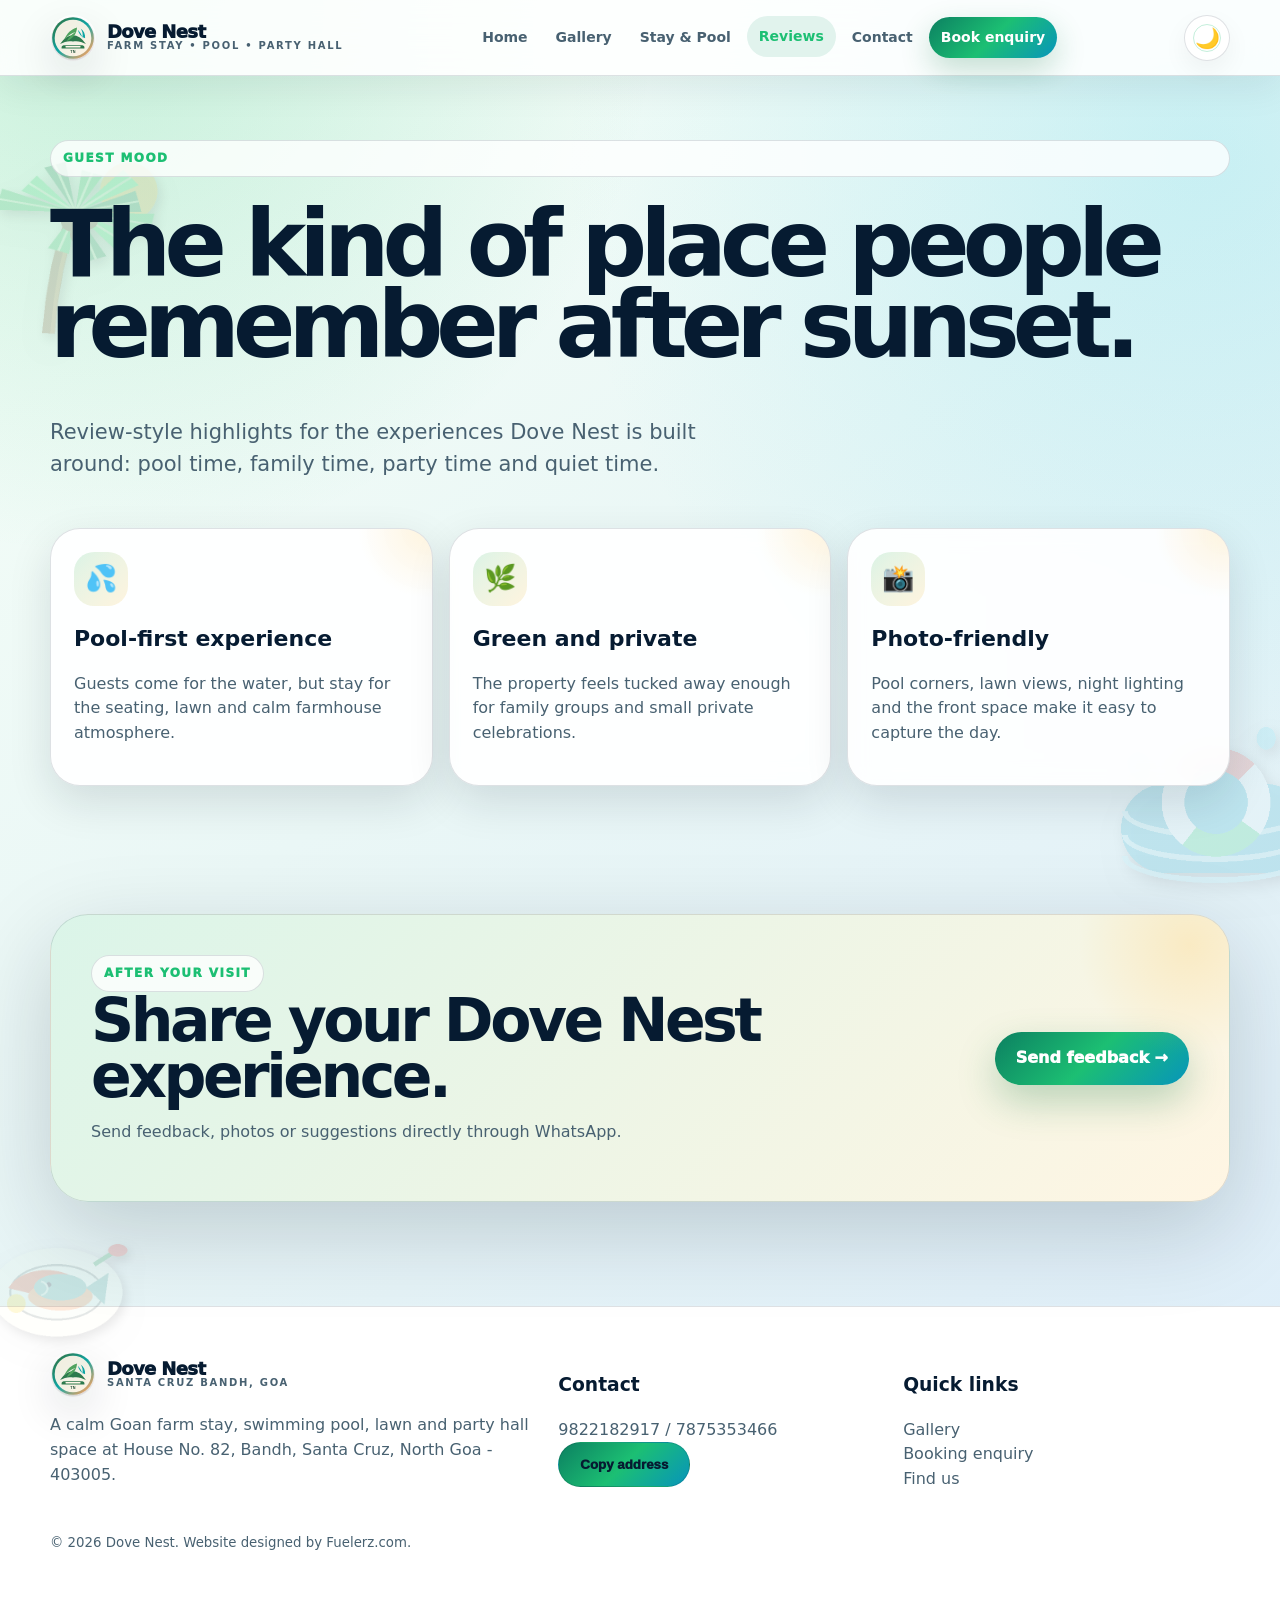
<file: frontend/feedback.html>
<!DOCTYPE html><html lang="en"><head><meta charset="UTF-8"><meta name="viewport" content="width=device-width, initial-scale=1.0"><title>Dove Nest Reviews | Farm Stay, Pool and Party Hall Experiences</title><meta name="description" content="Dove Nest review-style highlights for guests planning a pool day, farm stay, birthday, picnic or private celebration in Goa."><meta name="keywords" content="Dove Nest Goa, Dove Nest Farm House, Dove Nest Farm Stay, Dove Nest swimming pool, Bandh St Cruz, Santa Cruz Goa farmhouse, pool venue Goa, party hall Goa, farmhouse stay near Panjim"><meta name="robots" content="index, follow"><meta name="theme-color" content="#147a45"><meta property="og:type" content="website"><meta property="og:title" content="Dove Nest Reviews | Farm Stay, Pool and Party Hall Experiences"><meta property="og:description" content="Dove Nest review-style highlights for guests planning a pool day, farm stay, birthday, picnic or private celebration in Goa."><meta property="og:image" content="../assets/front.png"><link rel="icon" type="image/png" href="../assets/favicon.png"><link rel="apple-touch-icon" href="../assets/logo.png"><link rel="stylesheet" href="../frontend/css/style.css"></head><body><div class="page"><img class="bg-png bg-goa" src="../assets/float-goan.png" alt=""><img class="bg-png bg-pool" src="../assets/float-pool.png" alt=""><img class="bg-png bg-food" src="../assets/float-food.png" alt=""><img class="bg-png bg-music" src="../assets/float-music.png" alt=""><nav class="nav"><div class="container nav-inner"><a class="brand" href="../index.html"><img src="../assets/logo.svg" alt="Dove Nest logo"><span class="brand-text"><span>Dove Nest</span><small>Farm Stay • Pool • Party Hall</small></span></a><div class="desktop-menu"><a class="" href="../index.html">Home</a><a class="" href="gallery.html">Gallery</a><a class="" href="availability.html">Stay & Pool</a><a class="active" href="feedback.html">Reviews</a><a class="" href="contact.html">Contact</a><a class="book-pill" href="booking.html">Book enquiry</a></div><div class="nav-actions"><button class="icon-btn theme-toggle" data-theme-toggle type="button" aria-label="Change theme">🌙</button><button class="icon-btn hamburger" data-menu-toggle type="button" aria-expanded="false" aria-label="Open menu"><span></span><span></span><span></span></button></div></div></nav><div class="mobile-menu"><a class="" href="../index.html"><span>Home</span><b>→</b></a><a class="" href="gallery.html"><span>Gallery</span><b>→</b></a><a class="" href="availability.html"><span>Stay & Pool</span><b>→</b></a><a class="active" href="feedback.html"><span>Reviews</span><b>→</b></a><a class="" href="contact.html"><span>Contact</span><b>→</b></a><a class="book-pill" href="booking.html"><span>Book enquiry</span><b>↗</b></a></div><section class="section"><div class="container"><div class="section-head reveal"><span class="eyebrow">Guest mood</span><h1>The kind of place people remember after sunset.</h1><p class="lead">Review-style highlights for the experiences Dove Nest is built around: pool time, family time, party time and quiet time.</p></div><div class="grid cards"><article class="card reveal"><div class="icon">💦</div><h3>Pool-first experience</h3><p>Guests come for the water, but stay for the seating, lawn and calm farmhouse atmosphere.</p></article><article class="card reveal delay-1"><div class="icon">🌿</div><h3>Green and private</h3><p>The property feels tucked away enough for family groups and small private celebrations.</p></article><article class="card reveal delay-2"><div class="icon">📸</div><h3>Photo-friendly</h3><p>Pool corners, lawn views, night lighting and the front space make it easy to capture the day.</p></article></div></div></section><section class="section"><div class="container"><div class="booking-band reveal"><div><span class="eyebrow">After your visit</span><h2>Share your Dove Nest experience.</h2><p>Send feedback, photos or suggestions directly through WhatsApp.</p></div><a class="cta" href="https://wa.me/919822182917?text=Hi%20Dove%20Nest%2C%20I%20wanted%20to%20share%20my%20feedback" target="_blank" rel="noopener">Send feedback →</a></div></div></section><footer class="footer"><div class="container footer-grid"><div><a class="brand" href="../index.html"><img src="../assets/logo.svg" alt="Dove Nest logo"><span class="brand-text"><span>Dove Nest</span><small>Santa Cruz Bandh, Goa</small></span></a><p>A calm Goan farm stay, swimming pool, lawn and party hall space at House No. 82, Bandh, Santa Cruz, North Goa - 403005.</p></div><div><h3>Contact</h3><p><a href="tel:+919822182917">9822182917</a> / <a href="tel:+917875353466">7875353466</a><br><button class="cta ghost" data-copy="House No. 82, Bandh, Santa Cruz, North Goa - 403005" type="button">Copy address</button></p></div><div><h3>Quick links</h3><p><a href="gallery.html">Gallery</a><br><a href="booking.html">Booking enquiry</a><br><a href="contact.html">Find us</a></p></div></div><div class="container" style="margin-top:22px"><small>© 2026 Dove Nest. Website designed by <a href="https://fuelerz.com" target="_blank" rel="noopener">Fuelerz.com</a>.</small></div></footer><div class="toast" data-toast></div></div><script src="../frontend/js/main.js"></script></body></html>
</file>
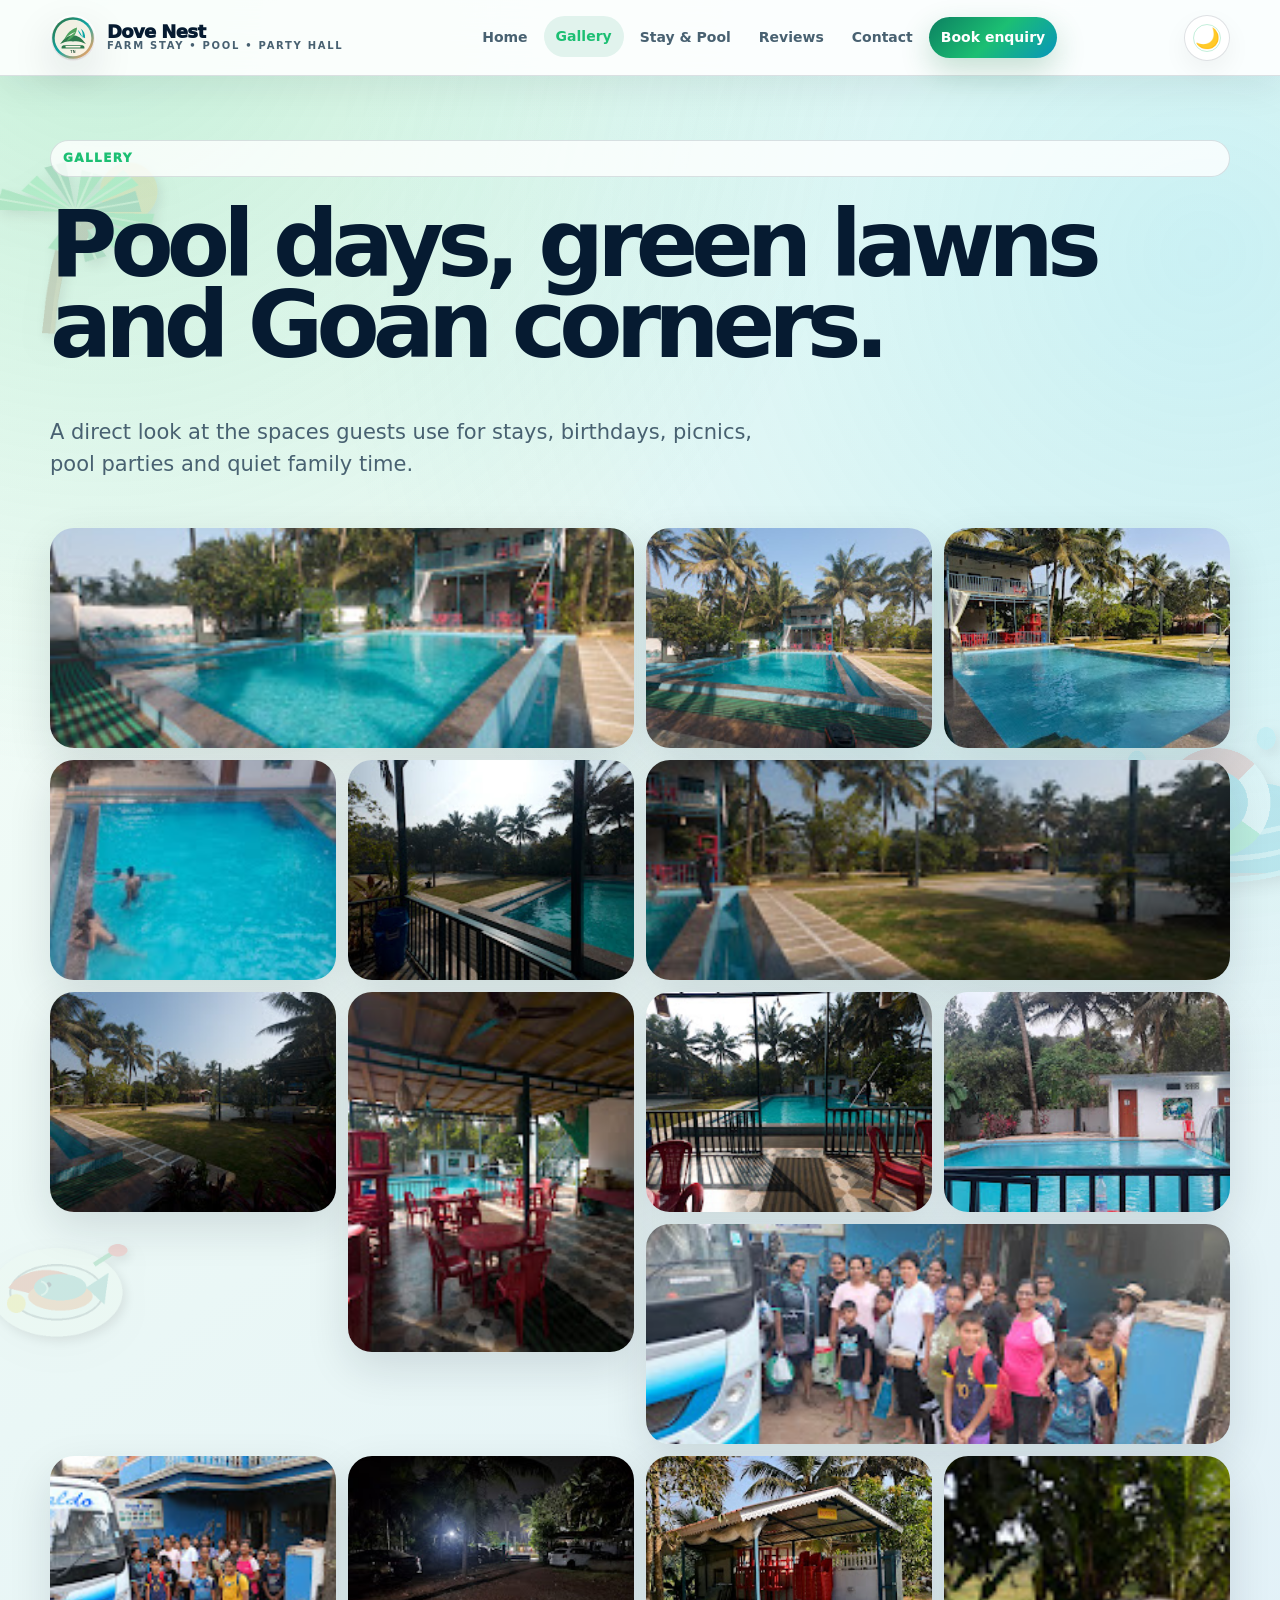
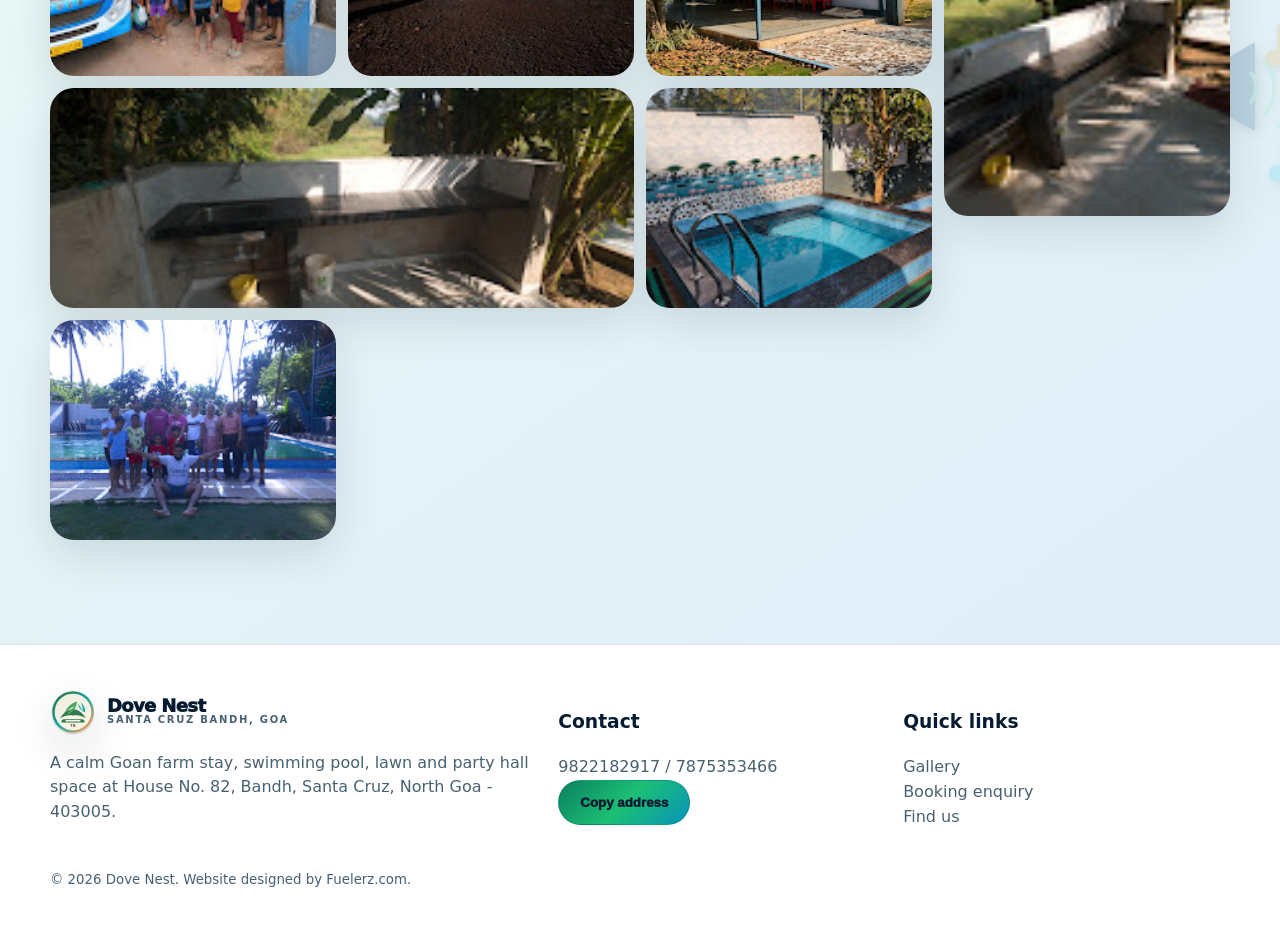
<file: frontend/gallery.html>
<!DOCTYPE html><html lang="en"><head><meta charset="UTF-8"><meta name="viewport" content="width=device-width, initial-scale=1.0"><title>Dove Nest Gallery | Pool, Lawn, Farm Stay & Party Hall Photos</title><meta name="description" content="Browse real photos of Dove Nest in Santa Cruz Bandh, Goa including the swimming pool, lawn, seating, kitchen areas and party hall setup."><meta name="keywords" content="Dove Nest Goa, Dove Nest Farm House, Dove Nest Farm Stay, Dove Nest swimming pool, Bandh St Cruz, Santa Cruz Goa farmhouse, pool venue Goa, party hall Goa, farmhouse stay near Panjim"><meta name="robots" content="index, follow"><meta name="theme-color" content="#147a45"><meta property="og:type" content="website"><meta property="og:title" content="Dove Nest Gallery | Pool, Lawn, Farm Stay & Party Hall Photos"><meta property="og:description" content="Browse real photos of Dove Nest in Santa Cruz Bandh, Goa including the swimming pool, lawn, seating, kitchen areas and party hall setup."><meta property="og:image" content="../assets/front.png"><link rel="icon" type="image/png" href="../assets/favicon.png"><link rel="apple-touch-icon" href="../assets/logo.png"><link rel="stylesheet" href="../frontend/css/style.css"></head><body><div class="page"><img class="bg-png bg-goa" src="../assets/float-goan.png" alt=""><img class="bg-png bg-pool" src="../assets/float-pool.png" alt=""><img class="bg-png bg-food" src="../assets/float-food.png" alt=""><img class="bg-png bg-music" src="../assets/float-music.png" alt=""><nav class="nav"><div class="container nav-inner"><a class="brand" href="../index.html"><img src="../assets/logo.svg" alt="Dove Nest logo"><span class="brand-text"><span>Dove Nest</span><small>Farm Stay • Pool • Party Hall</small></span></a><div class="desktop-menu"><a class="" href="../index.html">Home</a><a class="active" href="gallery.html">Gallery</a><a class="" href="availability.html">Stay & Pool</a><a class="" href="feedback.html">Reviews</a><a class="" href="contact.html">Contact</a><a class="book-pill" href="booking.html">Book enquiry</a></div><div class="nav-actions"><button class="icon-btn theme-toggle" data-theme-toggle type="button" aria-label="Change theme">🌙</button><button class="icon-btn hamburger" data-menu-toggle type="button" aria-expanded="false" aria-label="Open menu"><span></span><span></span><span></span></button></div></div></nav><div class="mobile-menu"><a class="" href="../index.html"><span>Home</span><b>→</b></a><a class="active" href="gallery.html"><span>Gallery</span><b>→</b></a><a class="" href="availability.html"><span>Stay & Pool</span><b>→</b></a><a class="" href="feedback.html"><span>Reviews</span><b>→</b></a><a class="" href="contact.html"><span>Contact</span><b>→</b></a><a class="book-pill" href="booking.html"><span>Book enquiry</span><b>↗</b></a></div><section class="section"><div class="container"><div class="section-head reveal"><span class="eyebrow">Gallery</span><h1>Pool days, green lawns and Goan corners.</h1><p class="lead">A direct look at the spaces guests use for stays, birthdays, picnics, pool parties and quiet family time.</p></div><div class="masonry reveal delay-1"><img class="wide" src="../assets/poolview1.jpg" alt="Dove Nest property photo"><img class="" src="../assets/poolview2.jpg" alt="Dove Nest property photo"><img class="" src="../assets/swimminpool.jpg" alt="Dove Nest property photo"><img class="" src="../assets/poolpotrait.jpg" alt="Dove Nest property photo"><img class="" src="../assets/lawnandpool.jpg" alt="Dove Nest property photo"><img class="wide" src="../assets/lawnandhall.jpg" alt="Dove Nest property photo"><img class="" src="../assets/lawnandstage.jpg" alt="Dove Nest property photo"><img class="tall" src="../assets/seating.jpg" alt="Dove Nest property photo"><img class="" src="../assets/seatingarea.jpg" alt="Dove Nest property photo"><img class="" src="../assets/seatingviewpool.jpg" alt="Dove Nest property photo"><img class="wide" src="../assets/picnic.jpg" alt="Dove Nest property photo"><img class="" src="../assets/picnic2.jpg" alt="Dove Nest property photo"><img class="" src="../assets/night.jpg" alt="Dove Nest property photo"><img class="" src="../assets/chairs.jpg" alt="Dove Nest property photo"><img class="tall" src="../assets/kitchen.jpg" alt="Dove Nest property photo"><img class="wide" src="../assets/kitchen2.jpg" alt="Dove Nest property photo"><img class="" src="../assets/babypool.jpg" alt="Dove Nest property photo"><img class="" src="../assets/bdaynew.jpg" alt="Dove Nest property photo"></div></div></section><footer class="footer"><div class="container footer-grid"><div><a class="brand" href="../index.html"><img src="../assets/logo.svg" alt="Dove Nest logo"><span class="brand-text"><span>Dove Nest</span><small>Santa Cruz Bandh, Goa</small></span></a><p>A calm Goan farm stay, swimming pool, lawn and party hall space at House No. 82, Bandh, Santa Cruz, North Goa - 403005.</p></div><div><h3>Contact</h3><p><a href="tel:+919822182917">9822182917</a> / <a href="tel:+917875353466">7875353466</a><br><button class="cta ghost" data-copy="House No. 82, Bandh, Santa Cruz, North Goa - 403005" type="button">Copy address</button></p></div><div><h3>Quick links</h3><p><a href="gallery.html">Gallery</a><br><a href="booking.html">Booking enquiry</a><br><a href="contact.html">Find us</a></p></div></div><div class="container" style="margin-top:22px"><small>© 2026 Dove Nest. Website designed by <a href="https://fuelerz.com" target="_blank" rel="noopener">Fuelerz.com</a>.</small></div></footer><div class="toast" data-toast></div></div><script src="../frontend/js/main.js"></script></body></html>
</file>
<file: frontend/css/style.css>
:root{
  --bg:#fff8ea;--surface:#fffdf7;--surface-2:#eef8e6;--text:#18321f;--muted:#64725f;--brand:#147a45;--brand-2:#08a7a4;--sun:#f7a941;--coral:#ff6f61;--pool:#39c5d8;--border:rgba(20,122,69,.16);--shadow:0 26px 80px rgba(24,50,31,.16);--soft-shadow:0 14px 36px rgba(24,50,31,.10);--radius:30px;--nav-h:76px
}
html.dark{--bg:#07140d;--surface:#0e2016;--surface-2:#142c1d;--text:#f6ffe9;--muted:#bacbb0;--brand:#83da72;--brand-2:#4fded3;--sun:#ffbd66;--coral:#ff8c7e;--pool:#62dceb;--border:rgba(131,218,114,.18);--shadow:0 32px 90px rgba(0,0,0,.42);--soft-shadow:0 16px 44px rgba(0,0,0,.30)}
*{box-sizing:border-box}html{scroll-behavior:smooth}body{margin:0;background:radial-gradient(circle at 8% -6%,rgba(247,169,65,.22),transparent 30%),radial-gradient(circle at 96% 8%,rgba(57,197,216,.18),transparent 36%),linear-gradient(180deg,var(--bg),color-mix(in srgb,var(--bg) 88%,var(--surface-2)));color:var(--text);font-family:Inter,ui-sans-serif,system-ui,-apple-system,BlinkMacSystemFont,"Segoe UI",sans-serif;line-height:1.55;overflow-x:hidden;transition:background .35s ease,color .35s ease}body.menu-open{overflow:hidden}img{max-width:100%;display:block}a{color:inherit;text-decoration:none}.page{min-height:100vh;position:relative;overflow:hidden}.container{width:min(1160px,calc(100% - 32px));margin-inline:auto}.nav{position:sticky;top:0;z-index:1000;height:var(--nav-h);background:color-mix(in srgb,var(--surface) 88%,transparent);backdrop-filter:blur(22px);border-bottom:1px solid var(--border)}.nav-inner{height:100%;display:flex;align-items:center;justify-content:space-between;gap:12px}.brand{display:flex;align-items:center;gap:11px;font-weight:950;letter-spacing:-.04em}.brand img{width:46px;height:46px;border-radius:50%;box-shadow:var(--soft-shadow);background:#fff}.brand-text{display:flex;flex-direction:column;line-height:.94}.brand-text span{font-size:18px}.brand small{font-size:10px;text-transform:uppercase;letter-spacing:.17em;color:var(--muted);font-weight:900}.desktop-menu{display:none}.desktop-menu a{padding:10px 12px;border-radius:999px;font-weight:850;font-size:14px;color:var(--muted);transition:all .25s ease}.desktop-menu a:hover,.desktop-menu a.active{background:var(--surface-2);color:var(--brand);transform:translateY(-1px)}.desktop-menu .book-pill{background:linear-gradient(135deg,var(--brand),var(--brand-2));color:#fff;box-shadow:0 12px 30px rgba(20,122,69,.24)}.nav-actions{display:flex;align-items:center;gap:8px}.icon-btn{border:1px solid var(--border);background:var(--surface);color:var(--text);width:46px;height:46px;border-radius:999px;display:grid;place-items:center;cursor:pointer;box-shadow:0 10px 26px rgba(0,0,0,.05);transition:transform .25s ease,background .25s ease,border .25s ease}.icon-btn:hover{transform:translateY(-3px) rotate(-3deg)}.theme-toggle{font-size:20px}.hamburger{position:relative}.hamburger span{width:19px;height:2px;background:currentColor;border-radius:4px;position:absolute;transition:transform .25s ease,opacity .25s ease}.hamburger span:nth-child(1){transform:translateY(-6px)}.hamburger span:nth-child(3){transform:translateY(6px)}body.menu-open .hamburger span:nth-child(1){transform:rotate(45deg)}body.menu-open .hamburger span:nth-child(2){opacity:0}body.menu-open .hamburger span:nth-child(3){transform:rotate(-45deg)}.mobile-menu{position:fixed;inset:calc(var(--nav-h) + 10px) 12px auto 12px;z-index:999;background:color-mix(in srgb,var(--surface) 96%,transparent);border:1px solid var(--border);box-shadow:var(--shadow);border-radius:28px;padding:14px;transform:translateY(-20px) scale(.98);opacity:0;pointer-events:none;transition:all .32s cubic-bezier(.16,1,.3,1);backdrop-filter:blur(18px)}body.menu-open .mobile-menu{transform:translateY(0) scale(1);opacity:1;pointer-events:auto}.mobile-menu a{display:flex;justify-content:space-between;align-items:center;padding:16px;border-radius:20px;font-weight:900}.mobile-menu a:hover,.mobile-menu a.active{background:var(--surface-2);color:var(--brand)}.cta{display:inline-flex;align-items:center;justify-content:center;gap:10px;border:none;border-radius:999px;padding:14px 21px;background:linear-gradient(135deg,var(--brand),var(--brand-2));color:#fff;font-weight:950;box-shadow:0 16px 38px rgba(20,122,69,.28);cursor:pointer;transition:transform .25s ease,box-shadow .25s ease}.cta:hover{transform:translateY(-4px);box-shadow:0 22px 52px rgba(20,122,69,.38)}.ghost{background:color-mix(in srgb,var(--surface) 70%,transparent);color:var(--text);border:1px solid var(--border);box-shadow:none}.hero{position:relative;padding:34px 0 74px}.hero-grid{display:grid;gap:28px}.eyebrow{display:inline-flex;align-items:center;gap:8px;padding:8px 12px;border:1px solid var(--border);background:color-mix(in srgb,var(--surface) 78%,transparent);border-radius:999px;color:var(--brand);font-size:12px;font-weight:950;text-transform:uppercase;letter-spacing:.12em}.hero h1,.section h1{font-size:clamp(43px,11vw,92px);line-height:.88;letter-spacing:-.075em;margin:18px 0}.hero h1 span,.section h1 span{color:var(--brand)}.lead{font-size:clamp(17px,4.5vw,21px);color:var(--muted);max-width:710px}.hero-actions{display:flex;flex-wrap:wrap;gap:12px;margin-top:26px}.hero-card{position:relative;border-radius:38px;overflow:hidden;min-height:430px;box-shadow:var(--shadow);isolation:isolate;background:var(--surface-2);transform-style:preserve-3d}.hero-card .main-img{width:100%;height:100%;object-fit:cover;position:absolute;inset:0;transition:transform .8s ease}.hero-card:hover .main-img{transform:scale(1.045)}.hero-card:after{content:"";position:absolute;inset:0;background:linear-gradient(to top,rgba(0,0,0,.62),transparent 58%)}.glass-panel{position:absolute;left:16px;right:16px;bottom:16px;z-index:3;background:rgba(255,255,255,.84);color:#142d1c;border:1px solid rgba(255,255,255,.55);backdrop-filter:blur(18px);border-radius:26px;padding:16px;display:grid;gap:11px}.glass-panel strong{font-size:18px}.glass-panel span{color:#5e695b}.float-png{position:absolute;z-index:4;width:86px;filter:drop-shadow(0 18px 22px rgba(0,0,0,.22));pointer-events:none;animation:floaty 6s ease-in-out infinite}.float-leaf{left:-18px;top:28px;transform:rotate(-18deg);animation-delay:-1s}.float-pool{right:-20px;top:70px;width:112px;animation-delay:-2.3s}.float-coconut{left:22px;bottom:126px;width:76px;animation-delay:-3s}.float-sun{right:28px;bottom:138px;width:70px;animation-delay:-4s}.bg-png{position:absolute;z-index:0;opacity:.22;pointer-events:none;filter:blur(.1px) drop-shadow(0 12px 12px rgba(0,0,0,.08));animation:drift 12s ease-in-out infinite}.bg-leaf{width:150px;left:-44px;top:145px}.bg-pool{width:190px;right:-65px;top:700px;animation-delay:-4s}.section{position:relative;padding:64px 0}.section-head{display:flex;flex-direction:column;gap:10px;margin-bottom:26px}.section h2{font-size:clamp(32px,8vw,60px);line-height:.94;letter-spacing:-.058em;margin:0}.section p{color:var(--muted)}.grid{display:grid;gap:16px}.cards{grid-template-columns:1fr}.card{position:relative;padding:23px;border:1px solid var(--border);background:color-mix(in srgb,var(--surface) 92%,transparent);border-radius:var(--radius);box-shadow:var(--soft-shadow);overflow:hidden;transition:transform .34s cubic-bezier(.16,1,.3,1),border .32s ease,background .32s ease}.card:before{content:"";position:absolute;width:150px;height:150px;border-radius:50%;right:-70px;top:-75px;background:radial-gradient(circle,color-mix(in srgb,var(--sun) 40%,transparent),transparent 65%);opacity:.5}.card:hover{transform:translateY(-8px) rotate(.4deg);border-color:color-mix(in srgb,var(--brand) 45%,var(--border))}.card .icon{width:54px;height:54px;border-radius:20px;display:grid;place-items:center;background:linear-gradient(135deg,color-mix(in srgb,var(--brand) 18%,transparent),color-mix(in srgb,var(--sun) 20%,transparent));font-size:26px;margin-bottom:16px}.card h3{font-size:22px;margin:0 0 8px}.feature-list{list-style:none;margin:18px 0 0;padding:0;display:grid;gap:10px;color:var(--muted);font-size:14px}.feature-list li{display:flex;gap:8px}.feature-list li:before{content:"✓";color:var(--brand);font-weight:950}.wave{height:100px;background:linear-gradient(135deg,var(--brand),var(--brand-2));clip-path:polygon(0 28%,12% 17%,27% 34%,44% 12%,61% 30%,78% 17%,100% 35%,100% 100%,0 100%);opacity:.13}.experience{display:grid;gap:18px}.big-card{padding:0;overflow:hidden}.big-card img{height:270px;width:100%;object-fit:cover}.big-card .content{padding:23px}.stats{display:grid;grid-template-columns:1fr 1fr;gap:12px}.stat{padding:18px;border-radius:24px;background:var(--surface-2);border:1px solid var(--border);transition:transform .3s ease}.stat:hover{transform:translateY(-5px)}.stat strong{display:block;font-size:28px;color:var(--brand);letter-spacing:-.04em}.image-strip{display:grid;grid-template-columns:1fr 1fr;gap:12px}.image-strip img,.masonry img{border-radius:24px;width:100%;height:180px;object-fit:cover;box-shadow:var(--soft-shadow);transition:transform .45s ease,filter .45s ease}.image-strip img:nth-child(3){grid-column:span 2;height:230px}.image-strip img:hover,.masonry img:hover{transform:scale(1.04) rotate(.5deg);filter:saturate(1.12)}.booking-band{background:linear-gradient(135deg,color-mix(in srgb,var(--brand) 16%,var(--surface)),color-mix(in srgb,var(--sun) 17%,var(--surface)));border:1px solid var(--border);border-radius:38px;padding:28px;box-shadow:var(--shadow);display:grid;gap:18px;overflow:hidden;position:relative}.booking-band:before{content:"";position:absolute;width:240px;height:240px;border-radius:50%;right:-80px;top:-90px;background:radial-gradient(circle,var(--sun),transparent 65%);opacity:.24}.masonry{display:grid;grid-template-columns:1fr 1fr;gap:12px}.masonry img{height:180px}.masonry img.tall{height:270px}.contact-grid{display:grid;gap:16px}.contact-card{padding:22px;border-radius:28px;background:var(--surface);border:1px solid var(--border);box-shadow:var(--soft-shadow)}.form{display:grid;gap:14px}.field{display:grid;gap:6px}.field label{font-size:13px;font-weight:850;color:var(--muted)}input,select,textarea{width:100%;border:1px solid var(--border);background:var(--surface);color:var(--text);border-radius:18px;padding:15px 16px;font:inherit;outline:none;transition:border .25s ease,box-shadow .25s ease}input:focus,select:focus,textarea:focus{border-color:var(--brand);box-shadow:0 0 0 4px color-mix(in srgb,var(--brand) 16%,transparent)}textarea{min-height:130px;resize:vertical}.footer{padding:44px 0;background:var(--surface);border-top:1px solid var(--border);margin-top:40px}.footer-grid{display:grid;gap:18px}.footer small,.footer p{color:var(--muted)}.toast{position:fixed;left:16px;right:16px;bottom:18px;z-index:2000;background:var(--text);color:var(--bg);padding:14px 16px;border-radius:18px;box-shadow:var(--shadow);transform:translateY(30px);opacity:0;pointer-events:none;transition:all .3s ease}.toast.show{transform:translateY(0);opacity:1}.reveal{opacity:0;transform:translateY(30px);transition:opacity .78s cubic-bezier(.16,1,.3,1),transform .78s cubic-bezier(.16,1,.3,1)}.reveal.in-view{opacity:1;transform:translateY(0)}.delay-1{transition-delay:.1s}.delay-2{transition-delay:.2s}.delay-3{transition-delay:.3s}@keyframes floaty{0%,100%{translate:0 0;rotate:0deg}50%{translate:0 18px;rotate:4deg}}@keyframes drift{0%,100%{transform:translateY(0) rotate(-8deg)}50%{transform:translateY(28px) rotate(6deg)}}@media (min-width:760px){.container{width:min(1180px,calc(100% - 54px))}.desktop-menu{display:flex;align-items:center;gap:4px}.hamburger{display:none}.hero{padding:58px 0 88px}.hero-grid{grid-template-columns:1.03fr .97fr;align-items:center}.glass-panel{left:22px;right:22px;bottom:22px;grid-template-columns:1fr auto;align-items:center}.float-png{width:104px}.float-pool{width:142px}.float-coconut{width:92px}.float-sun{width:84px}.cards{grid-template-columns:repeat(3,1fr)}.experience{grid-template-columns:1.08fr .92fr;align-items:center}.image-strip{grid-template-columns:1fr 1fr 1fr}.image-strip img{height:245px}.image-strip img:nth-child(3){grid-column:auto;height:245px}.booking-band{grid-template-columns:1.2fr auto;align-items:center;padding:40px}.contact-grid{grid-template-columns:1fr 1fr 1fr}.footer-grid{grid-template-columns:1.2fr .8fr .8fr}.masonry{grid-template-columns:repeat(4,1fr)}.masonry img{height:220px}.masonry img.wide{grid-column:span 2}.masonry img.tall{height:360px;grid-row:span 2}.toast{left:auto;right:22px;width:360px}.bg-leaf{width:210px}.bg-pool{width:250px}}@media (prefers-reduced-motion:reduce){*,*:before,*:after{animation:none!important;transition:none!important;scroll-behavior:auto!important}}

/* Final Dove Nest animated navy + Goan-green polish */
:root{
  --bg:#eef7f3;
  --surface:#ffffff;
  --surface-2:#e1f3ed;
  --text:#061b31;
  --muted:#486171;
  --brand:#1cbf73;
  --brand-2:#0795bb;
  --sun:#ffc75b;
  --coral:#ff744f;
  --pool:#3dd0e8;
  --border:rgba(6,27,49,.13);
  --shadow:0 28px 90px rgba(4,21,39,.18);
  --soft-shadow:0 16px 44px rgba(4,21,39,.12);
  --body-bg:radial-gradient(circle at 8% 0%,rgba(28,191,115,.22),transparent 28%),radial-gradient(circle at 94% 10%,rgba(61,208,232,.20),transparent 34%),linear-gradient(145deg,#f7fff7 0%,#eaf7f6 42%,#dcecf9 100%);
}
html.dark{
  --bg:#03101f;
  --surface:#071b31;
  --surface-2:#0b2742;
  --text:#efffff;
  --muted:#a8c1cf;
  --brand:#43e58d;
  --brand-2:#36c6e2;
  --sun:#ffc35c;
  --coral:#ff8a6f;
  --pool:#52dcf2;
  --border:rgba(80,226,159,.22);
  --shadow:0 34px 100px rgba(0,0,0,.58);
  --soft-shadow:0 18px 48px rgba(0,0,0,.42);
  --body-bg:radial-gradient(circle at 12% -8%,rgba(67,229,141,.20),transparent 31%),radial-gradient(circle at 94% 4%,rgba(54,198,226,.18),transparent 36%),radial-gradient(circle at 48% 100%,rgba(18,74,114,.38),transparent 46%),linear-gradient(145deg,#020b16 0%,#03101f 44%,#071b31 100%);
}
html,body{min-height:100%;background:var(--bg);}
body{background:var(--body-bg)!important;background-attachment:fixed;}
html.dark body{background:var(--body-bg)!important;color:var(--text)!important;}
.page{background:transparent!important;}
html.dark .nav{background:rgba(7,27,49,.82)!important;}
html.dark .mobile-menu{background:rgba(7,27,49,.96)!important;}
html.dark .footer{background:#06172b!important;}
html.dark .glass-panel{background:rgba(4,18,34,.78);color:#efffff;border-color:rgba(82,220,242,.22);}
html.dark .glass-panel span{color:#b7d5df;}
html.dark .ghost{background:rgba(8,34,61,.75);}
html.dark .booking-band{background:linear-gradient(135deg,rgba(11,39,66,.95),rgba(15,75,71,.78))!important;}
.nav{box-shadow:0 10px 38px rgba(4,21,39,.08);}
.hero h1,.section h1,.section h2{color:var(--text);}
.hero h1 span,.section h1 span,.section h2 span{background:linear-gradient(135deg,var(--brand),var(--brand-2));-webkit-background-clip:text;background-clip:text;color:transparent;}
.cta{background:linear-gradient(135deg,#0c8061,var(--brand),var(--brand-2));}
.desktop-menu .book-pill{background:linear-gradient(135deg,#0c8061,var(--brand),var(--brand-2));}
.float-png{animation:floaty 5.8s ease-in-out infinite, softSpin 14s ease-in-out infinite;will-change:transform,translate,rotate;}
.float-goa{left:-22px;top:24px;width:98px;transform:rotate(-14deg);animation-delay:-.7s;}
.float-pool{right:-24px;top:64px;width:120px;animation-delay:-2s;}
.float-food{left:18px;bottom:126px;width:86px;animation-delay:-3.1s;}
.float-music{right:24px;bottom:134px;width:84px;animation-delay:-4.2s;}
.bg-png{opacity:.20;mix-blend-mode:multiply;}
html.dark .bg-png{opacity:.22;mix-blend-mode:screen;}
.bg-goa{width:160px;left:-46px;top:140px;}
.bg-pool{width:210px;right:-70px;top:690px;animation-delay:-4s;}
.bg-food{width:150px;left:-46px;top:1180px;animation-delay:-7s;}
.bg-music{width:165px;right:-42px;top:1580px;animation-delay:-9s;}
.card{backdrop-filter:blur(10px);}
.hero-card{outline:1px solid rgba(255,255,255,.2);}
.theme-toggle{position:relative;overflow:hidden;}
.theme-toggle:after{content:"";position:absolute;inset:8px;border-radius:999px;border:1px solid color-mix(in srgb,var(--brand) 40%,transparent);opacity:.65;animation:pulseRing 2.7s ease-in-out infinite;}
@keyframes softSpin{0%,100%{transform:rotate(-3deg) scale(1)}50%{transform:rotate(4deg) scale(1.035)}}
@keyframes pulseRing{0%,100%{transform:scale(.85);opacity:.18}50%{transform:scale(1.18);opacity:.55}}
@media (min-width:760px){.float-goa{width:118px}.float-pool{width:152px}.float-food{width:104px}.float-music{width:102px}.bg-goa{width:230px}.bg-pool{width:270px}.bg-food{width:205px}.bg-music{width:220px}}
</file>
